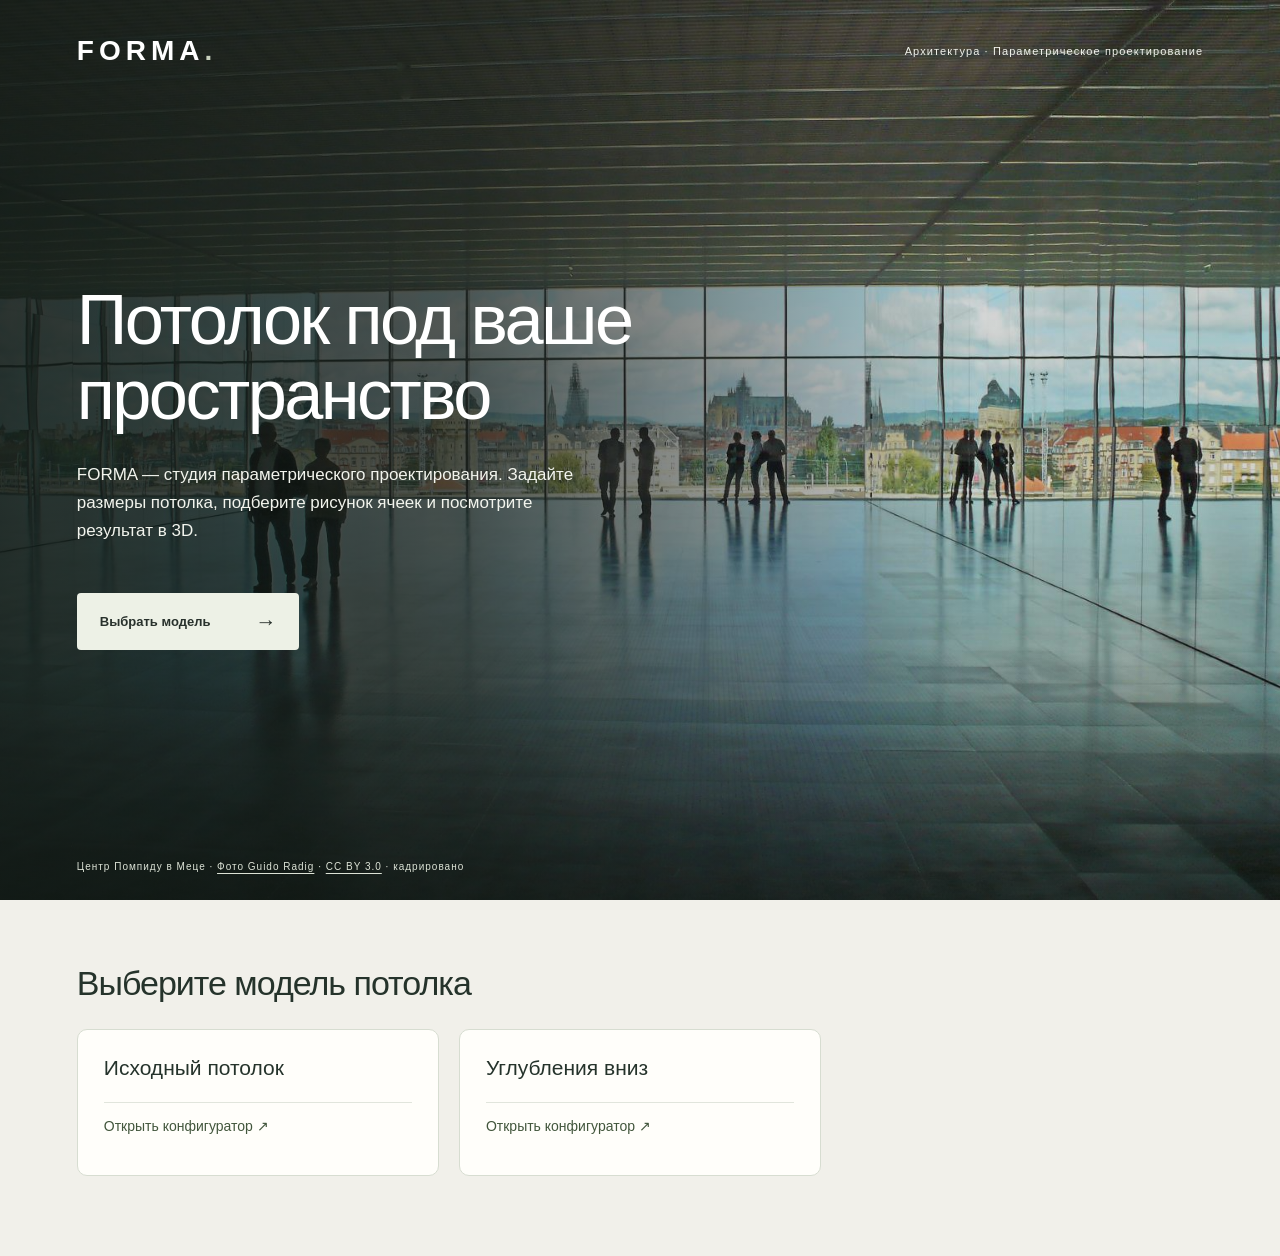
<file: index.html>
<!doctype html>
<html lang="ru">
<head>
<meta charset="utf-8">
<meta name="viewport" content="width=device-width,initial-scale=1">
<meta name="description" content="FORMA — архитектура и параметрическое проектирование. Создайте свой вариант ячеистого потолка в интерактивном конфигураторе.">
<meta name="theme-color" content="#242b27">
<title>FORMA — пространство начинается с формы</title>
<link rel="stylesheet" href="landing.css">
</head>
<body>
<main class="welcome">
<img class="interior" src="assets/ceiling-interior.jpg" alt="" fetchpriority="high">
<div class="shade" aria-hidden="true"></div>
<header class="masthead"><span class="brand">FORMA<span class="brand-dot">.</span></span><span class="discipline">Архитектура · Параметрическое проектирование</span></header>
<section class="intro" aria-labelledby="welcome-title">
<h1 id="welcome-title">Потолок под ваше пространство</h1>
<p class="about">FORMA — студия параметрического проектирования. Задайте размеры потолка, подберите рисунок ячеек и посмотрите результат в 3D.</p>
<a class="cta" href="#tools">Выбрать модель <span aria-hidden="true">→</span></a>
</section>
<footer class="caption"><div>Центр Помпиду в Меце · <a href="https://commons.wikimedia.org/wiki/File:Centre_Pompidou_in_Metz_(Frankreich)_-_Innenansicht.JPG">Фото Guido Radig</a> · <a href="https://creativecommons.org/licenses/by/3.0/">CC BY 3.0</a> · кадрировано</div></footer>
</main>
<section class="project-tools" id="tools"><div class="tools-heading"><h2>Выберите модель потолка</h2></div><div class="tools-grid"><article><h3>Исходный потолок</h3><a href="ceiling-original.html">Открыть конфигуратор ↗</a></article><article><h3>Углубления вниз</h3><a href="ceiling-recesses-down.html">Открыть конфигуратор ↗</a></article></div></section></body>
</html>
</file>
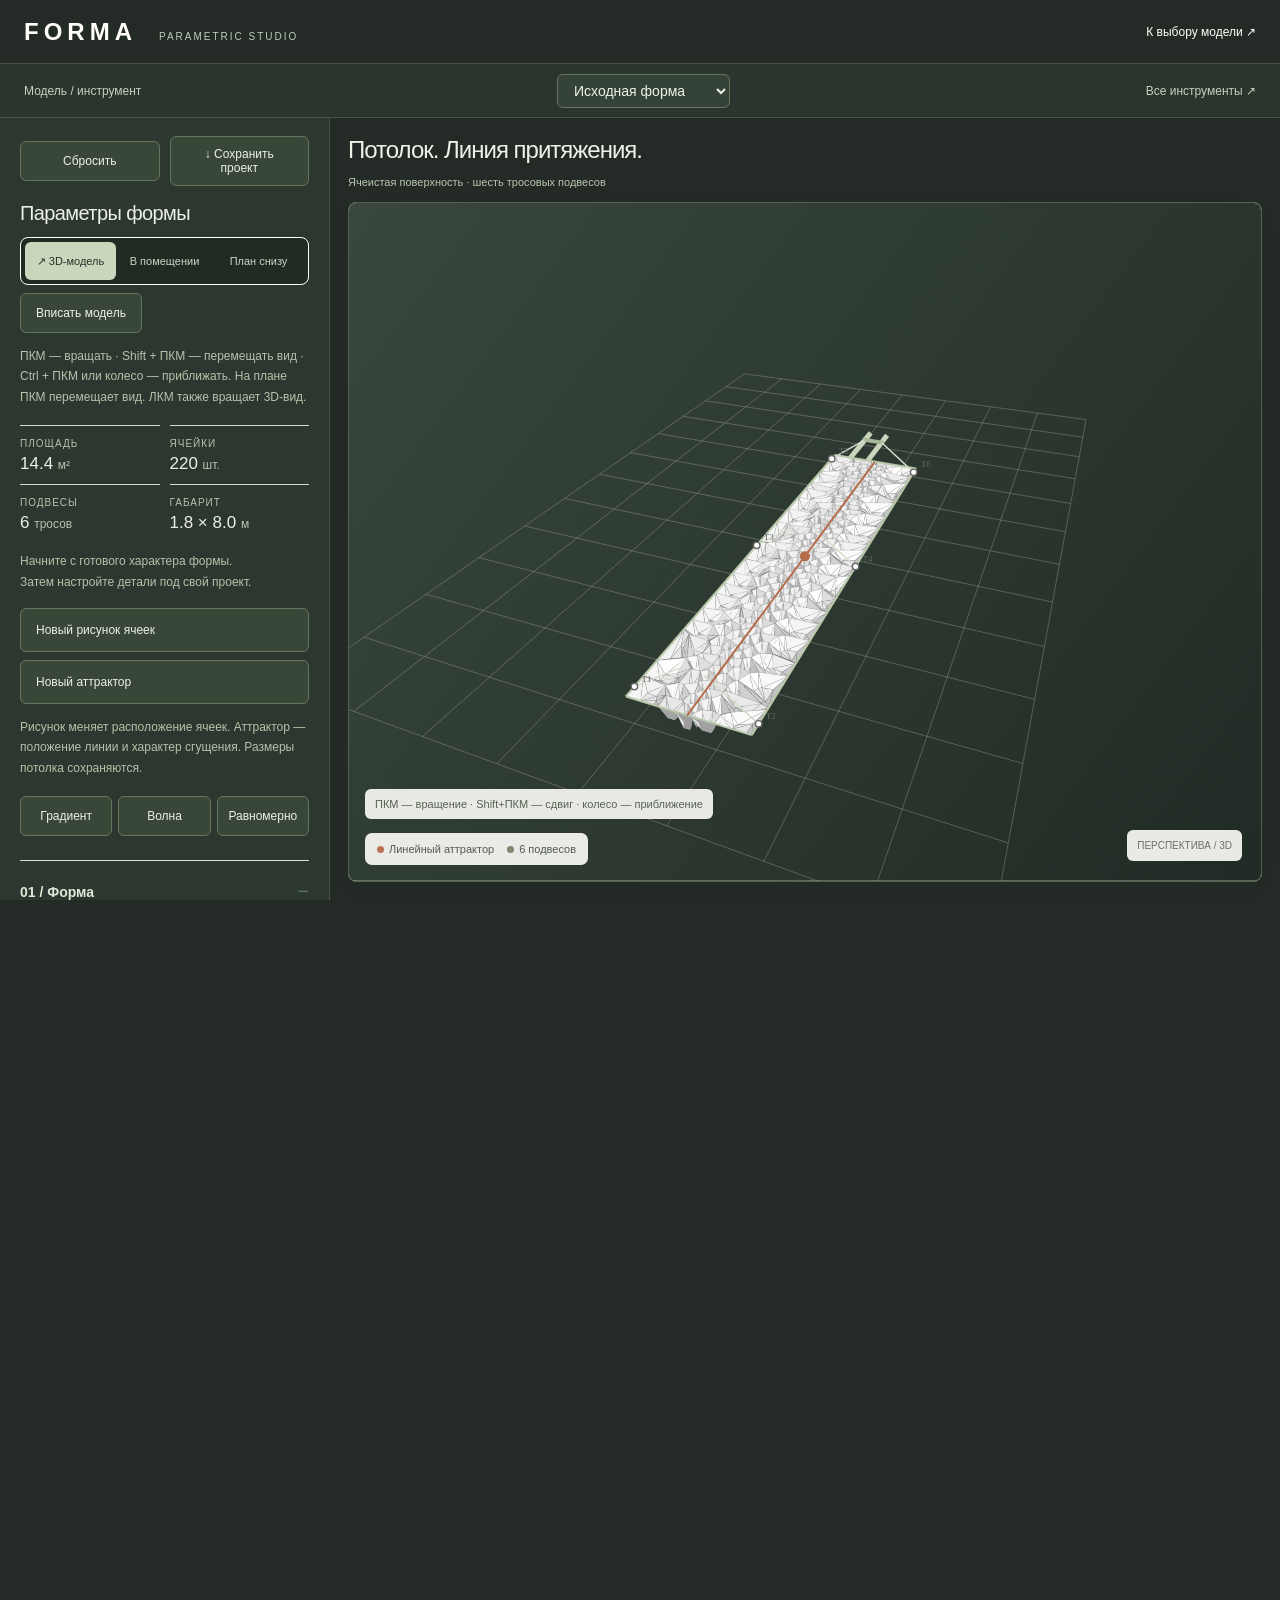
<file: ceiling-original.html>
<!doctype html>
<html lang="ru"><head><meta charset="utf-8"><meta name="viewport" content="width=device-width,initial-scale=1"><title>FORMA — параметрический потолок</title>
<style>
*{box-sizing:border-box}body{margin:0;background:#eeeae4;color:#292824;font:13px 'Segoe UI',Arial,sans-serif}button,input,select{font:inherit}button{cursor:pointer}button:focus-visible,input:focus-visible,select:focus-visible{outline:2px solid #b75e40;outline-offset:3px}header{height:74px;background:#f7f5f1;border-bottom:1px solid #d9d5ce;display:flex;align-items:center;justify-content:space-between;padding:0 30px;gap:16px}.brand{font-size:25px;font-weight:700;letter-spacing:6px}.brand span{font-size:10px;letter-spacing:2px;color:#82796e;font-weight:500;margin-left:22px}.headright{display:flex;gap:10px;align-items:center}.tag{font-size:10px;letter-spacing:1.5px;color:#82796e;margin-right:15px}.btn{border:1px solid #d6d0c7;background:transparent;color:inherit;padding:10px 15px;border-radius:5px}.btn:hover{background:#e7e0d6}.btn.dark{background:#2f332e;color:#fff;border-color:#2f332e}.layout{height:calc(100dvh - 74px);display:grid;grid-template-columns:minmax(0,1fr) 354px}.workspace{min-height:0;position:relative;display:flex;flex-direction:column;padding:24px 26px 16px;gap:17px}.topline{display:flex;justify-content:space-between;align-items:start;gap:12px}h1{font-size:24px;font-weight:500;letter-spacing:-.7px;margin:0 0 7px}.subtitle{font-size:12px;color:#80786f}.pill{padding:8px 10px;border-radius:20px;border:1px solid #d4ccbf;font-size:10px;white-space:nowrap}.pill i{display:inline-block;width:6px;height:6px;border-radius:50%;background:#809170;margin-right:6px}.stage{position:relative;flex:1;min-height:340px;background:#dbd7cf;border:1px solid #d2cdc4;border-radius:8px;overflow:hidden}.stage:after{content:'';position:absolute;inset:0;pointer-events:none;box-shadow:inset 0 0 70px #29231e0a}.toolbar{position:absolute;left:16px;top:16px;z-index:2;display:flex;gap:3px;background:#f8f5eff0;padding:4px;border-radius:6px;box-shadow:0 2px 10px #0001}.toolbar button{border:0;background:none;color:#70695e;padding:9px 13px;border-radius:4px;font-size:11px}.toolbar button.active{background:#363b34;color:white}.canvaswrap{width:100%;height:100%;position:absolute;inset:0}canvas{width:100%;height:100%;display:block;touch-action:none}.legend{position:absolute;left:20px;bottom:20px;display:flex;gap:14px;background:#f9f6f0e8;padding:10px 12px;border-radius:5px;font-size:10px;color:#615c53;pointer-events:none}.dot{display:inline-block;width:7px;height:7px;border-radius:50%;margin-right:5px}.hint{position:absolute;bottom:60px;left:20px;font-size:10px;color:#6c6359;background:#f9f6f0db;padding:7px 10px;border-radius:4px;pointer-events:none}.scale{position:absolute;right:19px;bottom:20px;color:#726b60;font-size:10px;background:#f9f6f0e8;padding:10px;border-radius:4px}.stats{display:grid;grid-template-columns:repeat(4,1fr);gap:12px}.stat{border-top:1px solid #cbc5bc;padding-top:11px}.stat small{display:block;color:#8a8176;font-size:9px;letter-spacing:1px;text-transform:uppercase}.stat b{display:block;margin-top:5px;font-size:19px;font-weight:500}.stat b span{font-size:11px;color:#80766c}.sidebar{overflow:auto;background:#f8f6f2;border-left:1px solid #d4cfc6;padding:24px 23px 30px;scrollbar-width:thin}.eyebrow{font-size:9px;letter-spacing:2px;color:#a2907a;margin-bottom:8px}.sidebar h2{font-weight:500;font-size:20px;margin:0 0 5px}.intro{color:#8a8177;font-size:11px;line-height:1.6;margin:0 0 20px}.section{border-top:1px solid #ded8ce;padding:19px 0 0;margin-top:19px}.sectiontitle{display:flex;justify-content:space-between;font-size:12px;font-weight:600;margin-bottom:17px}.sectiontitle span{font-size:10px;color:#968a79;font-weight:400}.control{margin:0 0 16px}.control label{display:flex;justify-content:space-between;align-items:center;gap:12px;font-size:11px;color:#665e54;margin-bottom:9px}.value{font-variant-numeric:tabular-nums;color:#3b3831;background:#eee9e0;padding:3px 7px;border-radius:3px;min-width:48px;text-align:right;font-size:10px}input[type=range]{width:100%;height:3px;display:block;accent-color:#8e9b7f;cursor:pointer;margin:11px 0 6px}.rangeends{display:flex;justify-content:space-between;color:#aca294;font-size:9px;margin-top:7px}.attractor{padding:13px 13px 1px;border:1px solid #d9d0c2;background:#f1ece3;border-radius:6px;margin-bottom:12px}.attractor.selected{border-color:var(--color);box-shadow:inset 3px 0 var(--color)}.attractorhead{display:flex;justify-content:space-between;align-items:center;margin-bottom:16px}.attractorhead button{border:0;padding:0;background:none;font-size:11px;font-weight:600;color:#484138}.attractor input{accent-color:var(--color)}.attractor .value{background:#e6dfd3}.switchlabel{display:flex;justify-content:space-between;align-items:center;font-size:11px;margin:14px 0;color:#6c6358}.switchlabel input{accent-color:#8b977b;width:16px;height:16px}.smallnote{color:#998c7b;font-size:10px;line-height:1.6;margin-top:13px}.presets{display:flex;gap:5px;margin:14px 0}.presets button{font-size:10px;padding:8px 9px;flex:1}.toast{position:fixed;bottom:22px;left:50%;transform:translateX(-50%);background:#30372d;color:#fff;padding:13px 22px;border-radius:6px;z-index:10;display:none}.colours{display:flex;gap:8px}.swatch{border:2px solid transparent;border-radius:50%;width:24px;height:24px;box-shadow:0 0 0 1px #d4cabc}.swatch.active{border-color:#fff;box-shadow:0 0 0 2px #8f9b7e}.caption{font-size:9px;letter-spacing:1px;color:#9c9080;text-transform:uppercase}.upload{position:absolute;right:16px;top:16px;z-index:2;background:#f8f5eff0;padding:10px 12px;border-radius:5px;font-size:10px;cursor:pointer}.upload input{display:none}@media(max-width:1000px){.layout{grid-template-columns:minmax(0,1fr) 306px}.workspace{padding:20px 16px}.sidebar{padding:22px 18px}.brand span,.tag{display:none}.topline{display:block}.pill{display:none}h1{font-size:21px}.toolbar button{padding:9px}.upload{top:63px}.stats{gap:8px}}@media(max-width:700px){header{height:65px;padding:0 16px}.brand{font-size:21px}.headright .btn{font-size:10px;padding:9px}.layout{height:auto;display:flex;flex-direction:column}.workspace{height:78dvh;min-height:570px}.sidebar{border-left:0;border-top:1px solid #d4cfc6;overflow:visible}.stage{min-height:330px}.legend{gap:8px;font-size:9px;bottom:14px;left:12px}.hint{left:12px}.stat b{font-size:16px}.scale{display:none}}
.pages{display:flex;gap:8px;padding:10px 26px;background:#f7f5f1;border-bottom:1px solid #d9d5ce;flex-wrap:wrap}.pages a{color:#746b5e;text-decoration:none;padding:7px 11px;border-radius:4px;font-size:11px}.pages a[aria-current=page]{background:#363b34;color:#fff}.layout{height:calc(100dvh - 127px)}.paperpick{width:100%;padding:8px;border:1px solid #d5ccbd;background:#fff;border-radius:4px;margin:8px 0}.clearance{color:#895a42;font-size:11px;line-height:1.5}@media(max-width:700px){.layout{height:auto}.pages{padding:8px 12px;gap:1px}.pages a{font-size:10px;padding:8px}}</style><link rel="stylesheet" href="studio.css"><style>.variant-actions{display:grid;grid-template-columns:1fr;gap:8px;margin-top:16px}.variant-actions .btn{text-align:left;min-height:44px}</style><link rel="stylesheet" href="interface.css"><script defer src="interface.js"></script><link rel="stylesheet" href="focused-workspace.css"></head><body class="focused-workspace">
<header><div class="brand">FORMA<span>PARAMETRIC STUDIO</span></div><a class="back-home" href="index.html">К выбору модели ↗</a></header>
<main class="layout"><section class="workspace"><div class="topline"><div><div class="eyebrow">АРХИТЕКТУРА, УПРАВЛЯЕМАЯ ПОЛЕМ</div><h1>Потолок. Линия притяжения.</h1><div class="subtitle">Ячеистая поверхность · шесть тросовых подвесов</div></div><div class="pill"><i></i>Параметрическая модель</div></div>
<div class="stage" id="stage"><div class="canvaswrap"><canvas id="canvas" aria-label="Интерактивная модель параметрического потолка"></canvas></div><div class="hint" id="hint">ПКМ — вращение · Shift+ПКМ — сдвиг · колесо — приближение</div><div class="legend"><span><i class="dot" style="background:#bc7255"></i>Линейный аттрактор</span><span><i class="dot" style="background:#85836e"></i>6 подвесов</span></div><div class="scale" id="viewlabel">ПЕРСПЕКТИВА / 3D</div></div>
</section>
<aside class="sidebar"><div class="eyebrow">КОНФИГУРАТОР</div><div class="headright"><span class="tag">CEILING STUDY / 01</span><button class="btn" id="reset">Сбросить</button><button class="btn dark" id="save">↓ Сохранить проект</button></div><h2>Параметры формы</h2><div class="toolbar" role="group" aria-label="Вид модели"><button data-view="model" class="active">↗ 3D-модель</button><button data-view="photo">В помещении</button><button data-view="plan">План снизу</button></div><button class="btn" id="camera-reset" type="button">Вписать модель</button><p class="smallnote">ПКМ — вращать · Shift + ПКМ — перемещать вид · Ctrl + ПКМ или колесо — приближать. На плане ПКМ перемещает вид. ЛКМ также вращает 3D-вид.</p><div class="stats"><div class="stat"><small>Площадь</small><b id="area"></b></div><div class="stat"><small>Ячейки</small><b id="cells"></b></div><div class="stat"><small>Подвесы</small><b>6 <span>тросов</span></b></div><div class="stat"><small>Габарит</small><b id="dims"></b></div></div><p class="intro">Начните с готового характера формы.<br>Затем настройте детали под свой проект.</p><div class="variant-actions" role="group" aria-label="Новые варианты"><button class="btn" id="generate-pattern">Новый рисунок ячеек</button><button class="btn" id="generate-attractor">Новый аттрактор</button></div><p class="smallnote">Рисунок меняет расположение ячеек. Аттрактор — положение линии и характер сгущения. Размеры потолка сохраняются.</p><div class="presets"><button class="btn" data-preset="flow">Поток</button><button class="btn" data-preset="islands">Острова</button><button class="btn" data-preset="calm">Спокойствие</button></div>
<details class="section" open><summary>01 / Форма</summary><div class="section-body"><div id="geometry"></div><p id="quality-status" class="smallnote" role="status"></p><p class="smallnote">Плотная адаптивная раскладка работает для 3 и 4 граней: ячейки уменьшаются к аттрактору и соединяются сторонами, в том числе по схеме «одна крупная — несколько мелких». Контраст размера задаёт сгущение. Для 5–12 граней сохраняются правильные формы, но между ними остаются промежутки. Волна меняет отметку целой вставки.</p></div></details><details class="section" open><summary>02 / Аттрактор</summary><div class="section-body"><p class="intro">Прямая проходит через всю длину потолка. К линии ячейки постепенно уменьшаются. Каждое правило можно включить отдельно.</p><div id="attractors"></div><label class="switchlabel">Показать линию и зону влияния<input type="checkbox" id="markers" checked></label></div></details><details class="section"><summary>03 / Подвесы</summary><div class="section-body"><div id="suspension"></div><label class="switchlabel">Каркас и шесть тросов<input type="checkbox" id="cables" checked></label><p class="smallnote">Три пары тросов соединяют несущую раму с металлическим лотком над потолком. Размеры помещения приняты условно; вид на фото — концептуальная примерка. Несущая способность лотка и узлы крепления требуют проверки.</p></div></details><details class="section"><summary>04 / Свет и тени</summary><div class="section-body"><p class="intro">Матовая белая поверхность. Освещение подчёркивает складки без цветной подсветки.</p><div id="lighting"></div></div></details><details class="section" hidden><summary>05 / Бумажный модуль</summary><div class="section-body"><label for="paper-cell">Номер ячейки</label><select class="paperpick" id="paper-cell"></select><button class="btn" id="paper-open" style="width:100%">Открыть ячейку и развёртку ↗</button><p class="smallnote">Передаётся форма выбранной ячейки и её размеры. При включённой волне бумажный модуль строится с плоским ободом.</p></div></details><section class="export-panel" aria-label="Файлы проекта"><h3>Сохранить результат</h3><button class="btn" id="png" style="width:100%;margin:8px 0">↓ Снимок PNG</button><button class="btn" id="obj" style="width:100%">↓ Геометрия OBJ</button><button type="button" class="btn" id="stl">↓ Скачать STL</button><p class="smallnote">STL в миллиметрах. Экспорт следует текущим настройкам. Для печати проверьте масштаб и расположение деталей в слайсере.</p><p class="smallnote">Проект сохраняется автоматически в этом браузере. JSON можно загрузить на другом устройстве.</p><label class="upload">↥ Загрузить проект<input type="file" id="load" accept="application/json,.json"></label></section></aside></main><div id="toast" class="toast" role="status"></div>
<script src="cell-layout.js"></script><script src="rhino-camera.js"></script><script>
'use strict';
const PHOTO='[data-uri]';
const defaults={adaptiveVersion:1,regular:false,sides:4,frameThickness:1.5,gap:1.2,frame:false,inserts:true,patternSeed:17431,width:1.8,length:8,depth:.32,count:220,opening:.40,drop:.55,markers:true,cables:true,lineOffset:0,lineTilt:0,falloff:1.3,density:7,depthGain:.7,waveAmplitude:.12,wavePeriod:2.5,openingGain:.5,shadowStrength:.65,shadowSoftness:.45,lightDirection:135,lightElevation:45,rules:{density:true,depth:true,wave:false,opening:false}};
let state=structuredClone(defaults);
const canvas=document.querySelector('canvas'),ctx=canvas.getContext('2d'),stage=document.querySelector('#stage'),photo=new Image();photo.src=PHOTO;photo.onload=()=>draw();
let cameraFit={s:1,x:0,y:0};let W=1,H=1,dpr=1,view='model',selected=0,angle=-.38,tilt=.55,zoom=1,polygons=[],faces=[],markerPositions=[],photoRect,drag=null,pending=false;
const specs={sides:['Число граней правильной ячейки',3,12,1,''],gap:['Минимальный зазор между вставками',.6,12,.1,'мм'],frameThickness:['Толщина каркаса',.8,6,.1,'мм'],width:['Ширина',1,2.4,.05,'м'],length:['Длина',4,10,.1,'м'],depth:['Глубина складки',.08,.65,.01,'м'],count:['Количество ячеек',60,320,1,''],opening:['Размер световой ячейки',.15,.7,.01,''],drop:['Длина подвеса',.25,1.1,.01,'м'],lineOffset:['Смещение линии',-.8,.8,.01,'доли полуширины'],lineTilt:['Наклон линии',-.8,.8,.01,''],falloff:['Плавность перехода',.4,3,.05,''],density:['Контраст размера',1,15,.25,''],depthGain:['Усиление глубины',0,1,.01,''],waveAmplitude:['Высота волны',0,.35,.01,'м'],wavePeriod:['Период волны',.8,5,.1,'м'],openingGain:['Сужение отверстий',0,.8,.01,''],shadowStrength:['Сила теней',0,1,.01,''],shadowSoftness:['Мягкость теней',0,1,.01,''],lightDirection:['Направление света',0,360,1,'°'],lightElevation:['Высота света',10,85,1,'°']};
function control(key,target,obj=state,min,max,step,label,unit){const s=specs[key]||[label,min,max,step,unit||''];const div=document.createElement('div');div.className='control';const id='ctl-'+target+'-'+key;div.innerHTML=`<label for="${id}">${s[0]}<output class="value"></output></label><input id="${id}" type="range" min="${s[1]}" max="${s[2]}" step="${s[3]}"><div class="rangeends"><span>${s[1]}${s[4]?' '+s[4]:''}</span><span>${s[2]}${s[4]?' '+s[4]:''}</span></div>`;const input=div.querySelector('input'),out=div.querySelector('output');input.value=obj[key];function output(){out.textContent=(Number(obj[key]).toFixed(s[3]>=1?0:2))+(s[4]?' '+s[4]:'')}output();input.oninput=()=>{obj[key]=+input.value;output();schedule()};document.getElementById(target).append(div)}
function ui(){['geometry','attractors','suspension','lighting'].forEach(id=>document.getElementById(id).replaceChildren());['width','length','depth','count','opening','gap','sides','frameThickness'].forEach(k=>control(k,'geometry'));
for(const [key,label] of [['regular','Равносторонние ячейки'],['frame','Показать посадочный каркас'],['inserts','Показать вставки']]){
 const row=document.createElement('label');row.className='switchlabel';row.textContent=label;
 const toggle=document.createElement('input');toggle.type='checkbox';toggle.checked=state[key];toggle.setAttribute('aria-label',label);
 toggle.onchange=()=>{state[key]=toggle.checked;if(key==='regular'&&toggle.checked&&![3,4].includes(state.sides))state.sides=4;ui();schedule()};row.append(toggle);document.getElementById('geometry').append(row);
}
document.getElementById('ctl-geometry-sides').disabled=!state.regular;
control('drop','suspension');['shadowStrength','shadowSoftness','lightDirection','lightElevation'].forEach(k=>control(k,'lighting'));['lineOffset','lineTilt','falloff'].forEach(k=>control(k,'attractors'));
const rules=[['density','Уменьшение ячеек к линии',['density'],'Плавное сгущение от обоих краёв к прямой.'],['depth','Глубже к аттрактору',['depthGain'],'Глубина складки нарастает к линии.'],['wave','Продольная волна',['waveAmplitude','wavePeriod'],'Непрерывная волна по длине, плавно исчезающая у краёв.'],['opening','Меньше отверстия у линии',['openingGain'],'Световые отверстия сужаются к аттрактору.']];
for(const [key,label,params,note] of rules){const el=document.createElement('div');el.className='attractor'+(state.rules[key]?' selected':'');el.style.setProperty('--color','#a37258');el.id='rule-'+key;el.innerHTML='<label class="switchlabel">'+label+'<input type="checkbox" aria-label="'+label+'" '+(state.rules[key]?'checked':'')+'></label><p class="smallnote">'+note+'</p>';document.getElementById('attractors').append(el);el.querySelector('input').onchange=e=>{state.rules[key]=e.target.checked;ui();schedule()};params.forEach(k=>control(k,el.id));el.querySelectorAll('input[type=range]').forEach(input=>input.disabled=!state.rules[key])}
['markers','cables'].forEach(k=>document.getElementById(k).checked=state[k]);}
function validate(v){const n=structuredClone(defaults);if(v.regular&&v.adaptiveVersion!==1)v={...v,sides:4};if(Number.isFinite(v.gap)&&v.gap<.1)v={...v,gap:defaults.gap};for(const k in specs)if(Number.isFinite(v[k]))n[k]=Math.max(specs[k][1],Math.min(specs[k][2],v[k]));n.count=Math.round(n.count);n.sides=Math.round(n.sides);if(Number.isInteger(v.patternSeed)&&v.patternSeed>=1&&v.patternSeed<=2147483647)n.patternSeed=v.patternSeed;for(const k of ['markers','cables','regular','frame','inserts'])if(typeof v[k]==='boolean')n[k]=v[k];if(v.rules&&typeof v.rules==='object')for(const k in n.rules)if(typeof v.rules[k]==='boolean')n.rules[k]=v.rules[k];return n;}

function persist(){try{localStorage.setItem('forma-ceiling-v2',JSON.stringify(state))}catch{}}
function schedule(){persist();if(pending)return;pending=true;requestAnimationFrame(()=>{pending=false;build();draw()})}
function rng(seed){return()=>{seed|=0;seed=seed+0x6D2B79F5|0;let t=Math.imul(seed^seed>>>15,1|seed);t=t+Math.imul(t^t>>>7,61|t)^t;return((t^t>>>14)>>>0)/4294967296}}
function lineX(z){const half=state.width/2;return half*(state.lineOffset+state.lineTilt*(1-Math.abs(state.lineOffset))*2*z/state.length)}
function field(x,z){const center=lineX(z),edge=x<center?state.width/2+center:state.width/2-center;return Math.pow(Math.max(0,1-Math.abs(x-center)/Math.max(.01,edge)),state.falloff)}
function surfaceY(x,z){const wave=state.rules.wave?state.waveAmplitude*Math.sin(2*Math.PI*z/state.wavePeriod)*Math.sin(Math.PI*(z/state.length+.5))*Math.max(0,1-(2*x/state.width)**2):0;return 3.5-state.drop-wave}

function clip(poly,nx,nz,c){const out=[];for(let k=0;k<poly.length;k++){const a=poly[k],b=poly[(k+1)%poly.length],da=a[0]*nx+a[1]*nz-c,db=b[0]*nx+b[1]*nz-c;if(da<=1e-9)out.push(a);if((da<0)!==(db<0)){const t=da/(da-db);out.push([a[0]+t*(b[0]-a[0]),a[1]+t*(b[1]-a[1])])}}return out}
function build(){const rand=rng(state.patternSeed),pts=[],w=state.width,l=state.length;for(let i=0;i<state.count;i++){let best=null,score=-1;for(let j=0;j<20;j++){let p=[(rand()-.5)*w,(rand()-.5)*l];let distance=pts.length?Math.min(...pts.map(q=>(p[0]-q[0])**2+(p[1]-q[1])**2)):1;let merit=distance*(state.rules.density?1+(state.density*state.density-1)*field(...p)**2:1);if(merit>score){score=merit;best=p}}pts.push(best)}polygons=pts.map((p,i)=>{let poly=[[-w/2,-l/2],[w/2,-l/2],[w/2,l/2],[-w/2,l/2]];for(let j=0;j<pts.length&&poly.length;j++)if(i!==j){const q=pts[j];poly=clip(poly,q[0]-p[0],q[1]-p[1],(q[0]**2+q[1]**2-p[0]**2-p[1]**2)/2)}return{p,poly,f:field(...p)}});polygons=CellLayout.prepare(polygons,{gap:state.gap/1000,regular:state.regular,sides:state.sides,field,width:state.width,length:state.length,count:state.count,density:state.rules.density?state.density:1});faces=[];const y=3.5-state.drop;polygons.forEach((c,idx)=>{const influence=c.f,d=state.depth*(state.rules.depth?1-state.depthGain+state.depthGain*influence:1),opening=Math.min(.65,state.opening*(state.rules.opening?1-state.openingGain*influence:1)),outer=c.poly.map(p=>[p[0],surfaceY(...c.p),p[1]]),inner=c.poly.map(p=>{const x=c.p[0]+(p[0]-c.p[0])*opening,z=c.p[1]+(p[1]-c.p[1])*opening;return[x,surfaceY(...c.p)-d,z]});for(let i=0;i<outer.length;i++)faces.push({v:[outer[i],outer[(i+1)%outer.length],inner[(i+1)%outer.length],inner[i]],shade:(i%3)*9+(idx%7)*1.5,kind:0,f:influence});faces.push({v:inner,shade:0,kind:1,f:influence})});const picker=document.getElementById('paper-cell'),previous=picker.value;picker.innerHTML=polygons.map((c,i)=>'<option value="'+i+'">Ячейка '+(i+1)+' · '+c.poly.length+' граней</option>').join('');picker.value=previous&&+previous<polygons.length?previous:String(Math.floor(polygons.length/2));document.getElementById('quality-status').textContent='Построено '+polygons.length+' из '+state.count+' ячеек. В плотной раскладке размещаются только целые модули; узкие элементы исключаются. Доля внутреннего контура ограничена 65% для сохранения ширины граней.';document.getElementById('area').innerHTML=(w*l).toFixed(1)+' <span>м²</span>';document.getElementById('cells').innerHTML=polygons.length+' <span>шт.</span>';document.getElementById('dims').innerHTML=w.toFixed(1)+' × '+l.toFixed(1)+' <span>м</span>'}
const camera=new RhinoCamera();
camera.reset(state);
function projection(p){
  if(view==='photo'){const [x,y,z]=p,depth=z+state.length/2+2.65;return[photoRect.x+photoRect.w*(.48+(x+.36)/depth),photoRect.y+photoRect.h*(.65-(y-1.6)/depth),depth];}
  return camera.project(p,W,H,view==='plan');
}
function path(v){const pts=view==='model'?camera.clip(v).map(p=>camera.screen(p,W,H)):v.map(projection);ctx.beginPath();pts.forEach((p,i)=>i?ctx.lineTo(p[0],p[1]):ctx.moveTo(p[0],p[1]));ctx.closePath();return pts}
function line(a,b,color,width=1,dashed=false){
let p,q;
if(view==='model'){
 let ca=camera.space(a),cb=camera.space(b);
 if(ca[2]<camera.near&&cb[2]<camera.near)return;
 if(ca[2]<camera.near){const t=(camera.near-ca[2])/(cb[2]-ca[2]);ca=ca.map((v,i)=>v+t*(cb[i]-v));}
 if(cb[2]<camera.near){const t=(camera.near-cb[2])/(ca[2]-cb[2]);cb=cb.map((v,i)=>v+t*(ca[i]-v));}
 p=camera.screen(ca,W,H);q=camera.screen(cb,W,H);
}else{p=projection(a);q=projection(b);}ctx.beginPath();ctx.moveTo(p[0],p[1]);ctx.lineTo(q[0],q[1]);ctx.strokeStyle=color;ctx.lineWidth=width;ctx.setLineDash(dashed?[3,4]:[]);ctx.stroke();ctx.setLineDash([])}
function draw(){ctx.setTransform(dpr,0,0,dpr,0,0);ctx.clearRect(0,0,W,H);if(view==='photo'){ctx.fillStyle='#33342f';ctx.fillRect(0,0,W,H);const h=H,w=h*.75;photoRect={x:(W-w)/2,y:0,w,h};if(photo.complete&&photo.naturalWidth)ctx.drawImage(photo,photoRect.x,0,w,h)}else{const g=ctx.createLinearGradient(0,0,W,H);g.addColorStop(0,'#39473d');g.addColorStop(1,'#202b25');ctx.fillStyle=g;ctx.fillRect(0,0,W,H);if(view==='model'){ctx.strokeStyle='#bdb7ab44';ctx.lineWidth=1;for(let i=-6;i<=6;i++)line([-4,3.75,i],[4,3.75,i],'#bdb7ab55');for(let i=-4;i<=4;i++)line([i,3.75,-6],[i,3.75,6],'#bdb7ab55')}}const w=state.width/2,l=state.length/2,y=3.5-state.drop;
if(state.cables){for(const x of [-.18,.18])line([x,3.5,-l-.2],[x,3.5,l+.2],'#c9d5bd',view==='plan'?2:5);for(const z of [-l+.2,0,l-.2])line([-.23,3.5,z],[.23,3.5,z],'#a5b899',4)}

const visibleFaces=state.inserts?faces.slice():[];
if(state.frame)for(const c of polygons)for(const v of CellLayout.frame(c,surfaceY,state.frameThickness/1000))visibleFaces.push({v,kind:2});
const triangles=visibleFaces.flatMap(f=>Array.from({length:f.v.length-2},(_,i)=>({...f,v:[f.v[0],f.v[i+1],f.v[i+2]]})));
const ordered=triangles.map(f=>({...f,z:f.v.reduce((s,p)=>s+projection(p)[2],0)/f.v.length})).sort((a,b)=>b.z-a.z);
const az=state.lightDirection*Math.PI/180,el=state.lightElevation*Math.PI/180,L=[Math.cos(az)*Math.cos(el),-Math.sin(el),Math.sin(az)*Math.cos(el)];
for(const f of ordered){path(f.v);const a=f.v[0],b=f.v[1],c=f.v[2];if(!c)continue;const u=b.map((v,i)=>v-a[i]),v=c.map((v,i)=>v-a[i]);let n=[u[1]*v[2]-u[2]*v[1],u[2]*v[0]-u[0]*v[2],u[0]*v[1]-u[1]*v[0]];if(n[1]>0)n=n.map(v=>-v);const len=Math.hypot(...n)||1,dot=n.reduce((s,v,i)=>s+v/len*L[i],0),soft=state.shadowSoftness,lit=Math.max(0,(dot+soft)/(1+soft)),occlusion=f.kind?.16*(1-soft):0,shade=Math.round(255-state.shadowStrength*(155*(1-lit)+65*occlusion));ctx.fillStyle=f.kind===2?'#73846b':'rgb('+shade+','+shade+','+shade+')';ctx.fill();ctx.strokeStyle='rgba(50,50,50,'+(.035+state.shadowStrength*.12)+')';ctx.lineWidth=view==='photo'?.4:.55;if(f.kind!==2)ctx.stroke();}

if(state.cables){const corners=[[-w,y,-l],[w,y,-l],[w,y,l],[-w,y,l]];for(let i=0;i<4;i++)line(corners[i],corners[(i+1)%4],'#b9c8aa',2);let n=1;for(const z of [-l+.2,0,l-.2])for(const x of [-w,w]){const upper=[Math.sign(x)*.18,3.5,z],lower=[x,y,z];line(upper,lower,'#d3ddca',1.4);const p=projection(lower);ctx.fillStyle='#ffffff';ctx.strokeStyle='#666666';ctx.beginPath();ctx.arc(p[0],p[1],3.2,0,Math.PI*2);ctx.fill();ctx.stroke();if(view!=='photo'){ctx.font='9px Segoe UI';ctx.fillStyle='#666666';ctx.fillText('T'+n,p[0]+7,p[1]-5)}n++}}
markerPositions=[];if(state.markers){const col='#b46c4b';for(const side of [-1,0,1]){const points=[];for(let i=0;i<=80;i++){const z=-l+2*l*i/80,c=lineX(z),edge=side<0?-w:w,x=side===0?c:c+(edge-c)*.5;points.push([x,surfaceY(x,z)-.01,z])}ctx.beginPath();points.forEach((v,i)=>{const p=projection(v);i?ctx.lineTo(p[0],p[1]):ctx.moveTo(p[0],p[1])});ctx.strokeStyle=side?col+'55':col;ctx.lineWidth=side?1:2;ctx.setLineDash(side?[4,5]:[]);ctx.stroke();ctx.setLineDash([])}const x=lineX(0),p=projection([x,surfaceY(x,0)-.01,0]);markerPositions.push({i:0,p});ctx.fillStyle=col;ctx.beginPath();ctx.arc(p[0],p[1],5,0,Math.PI*2);ctx.fill();}}

new ResizeObserver(()=>{const r=canvas.getBoundingClientRect();W=r.width;H=r.height;dpr=Math.min(devicePixelRatio||1,2);canvas.width=Math.round(W*dpr);canvas.height=Math.round(H*dpr);draw()}).observe(stage);
document.querySelectorAll('[data-view]').forEach(b=>b.onclick=()=>{view=b.dataset.view;document.querySelectorAll('[data-view]').forEach(c=>c.classList.toggle('active',c===b));document.getElementById('viewlabel').textContent={model:'ПЕРСПЕКТИВА / 3D',photo:'ФОТО / КОНЦЕПТ',plan:'ОРТОГОНАЛЬНЫЙ ПЛАН'}[view];document.getElementById('hint').textContent={model:'ПКМ — вращение · Shift+ПКМ — сдвиг · колесо — приближение',plan:'ЛКМ — аттрактор · ПКМ — сдвиг · колесо — приближение',photo:'Примерка на ваше фото · точное размещение требует обмеров'}[view];draw()});

canvas.oncontextmenu=e=>e.preventDefault();
canvas.onpointerdown=e=>{
  if(view==='photo')return;
  const r=canvas.getBoundingClientRect(),x=e.clientX-r.left,y=e.clientY-r.top;
  const hit=e.button===0&&view==='plan'&&markerPositions.find(m=>Math.hypot(m.p[0]-x,m.p[1]-y)<25);
  const mode=hit?'attractor':e.button===1||e.shiftKey?'pan':e.ctrlKey?'dolly':view==='model'?'orbit':'pan';
  drag={x,y,mode};canvas.setPointerCapture(e.pointerId);canvas.style.cursor='grabbing';e.preventDefault();
};
canvas.onpointermove=e=>{
  if(!drag)return;
  const r=canvas.getBoundingClientRect(),x=e.clientX-r.left,y=e.clientY-r.top,dx=x-drag.x,dy=y-drag.y;
  if(drag.mode==='attractor'){
    const worldX=camera.target[0]+(x-W/2)*camera.distance/camera.focal(H);
    state.lineOffset=Math.max(-.8,Math.min(.8,worldX/(state.width/2)));ui();schedule();
  }else if(drag.mode==='pan')camera.pan(dx,dy,H,view==='plan');
  else if(drag.mode==='dolly')camera.dolly(dy*.012);
  else camera.orbit(dx,dy);
  drag.x=x;drag.y=y;draw();
};
canvas.onpointerup=canvas.onpointercancel=canvas.onlostpointercapture=()=>{drag=null;canvas.style.cursor='grab'};
canvas.onwheel=e=>{
  if(view==='photo')return;
  e.preventDefault();
  camera.dolly(e.deltaY*(e.deltaMode===1?.025:e.deltaMode===2?.7:.0015));draw();
};

['markers','cables'].forEach(k=>document.getElementById(k).onchange=e=>{state[k]=e.target.checked;persist();draw()});
function toast(t){const el=document.getElementById('toast');el.textContent=t;el.style.display='block';clearTimeout(toast.timer);toast.timer=setTimeout(()=>el.style.display='none',2800)}
function download(blob,name){const url=URL.createObjectURL(blob),a=document.createElement('a');a.href=url;a.download=name;a.click();setTimeout(()=>URL.revokeObjectURL(url),1000)}
document.getElementById('save').onclick=()=>{download(new Blob([JSON.stringify({...state,format:'forma-ceiling',version:2},null,2)],{type:'application/json'}),'forma-ceiling.json');toast('Проект сохранён в JSON')};
document.getElementById('load').onchange=async e=>{const f=e.target.files[0];if(!f)return;try{const v=JSON.parse(await f.text());if(v.format!=='forma-ceiling'||(v.version!==1&&v.version!==2))throw Error();state=validate(v);ui();schedule();toast('Проект загружен')}catch{toast('Не удалось прочитать проект FORMA')}e.target.value=''};
document.getElementById('reset').onclick=()=>{state=structuredClone(defaults);selected=0;zoom=1;angle=-.38;tilt=.55;camera.reset(state);ui();schedule();toast('Исходные параметры восстановлены')};
document.getElementById('png').onclick=()=>{canvas.toBlob(b=>{if(b)download(b,'forma-ceiling.png')})};
document.getElementById('obj').onclick=()=>{let out='# FORMA ceiling; units: metres; Y up\n',n=1;for(const f of (state.inserts?faces:[]).concat(state.frame?polygons.flatMap(c=>CellLayout.frame(c,surfaceY,state.frameThickness/1000).map(v=>({v,kind:2}))):[])){out+='g '+(f.kind?'light':'fold')+'\n';for(const v of f.v)out+='v '+v.map(x=>x.toFixed(5)).join(' ')+'\n';out+='f '+f.v.map((_,i)=>n+i).join(' ')+'\n';n+=f.v.length}const w=state.width/2,l=state.length/2,y=3.5-state.drop;out+='g suspension_lines\n';for(const z of [-l+.2,0,l-.2])for(const x of [-w,w]){out+=`v ${Math.sign(x)*.18} 3.5 ${z}\nv ${x} ${y} ${z}\nl ${n} ${n+1}\n`;n+=2}download(new Blob([out],{type:'text/plain'}),'forma-ceiling.obj');toast('Ячейки и 6 тросов экспортированы в OBJ')};
document.querySelectorAll('[data-preset]').forEach(b=>{b.textContent={flow:'Градиент',islands:'Волна',calm:'Равномерно'}[b.dataset.preset];b.onclick=()=>{state=structuredClone(defaults);if(b.dataset.preset==='islands'){state.rules.wave=true;state.waveAmplitude=.22;state.lineTilt=.35}else if(b.dataset.preset==='calm'){state.rules.density=false;state.rules.depth=false;state.depth=.18}ui();schedule();toast('Пресет применён')}});

function generatePattern(){state.patternSeed=state.patternSeed%2147483646+1;ui();schedule();toast('Новый рисунок ячеек · размеры сохранены')}
function generateAttractor(){const sign=state.lineOffset>=0?-1:1;state.lineOffset=sign*(.25+Math.round(Math.random()*35)/100);state.lineTilt=Math.round((Math.random()*1.2-.6)*100)/100;state.falloff=.7+Math.round(Math.random()*26)*.05;state.density=4+Math.round(Math.random()*24)*.25;state.rules.density=true;state.markers=true;ui();schedule();toast('Новый аттрактор · сгущение включено')}
document.getElementById('generate-pattern').onclick=generatePattern;
document.getElementById('generate-attractor').onclick=generateAttractor;
try{const saved=JSON.parse(localStorage.getItem('forma-ceiling-v2'));if(saved)state=validate(saved)}catch{};document.getElementById('paper-open').onclick=()=>{const index=+document.getElementById('paper-cell').value,c=polygons[index],influence=c.f,d=state.depth*(state.rules.depth?1-state.depthGain+state.depthGain*influence:1),opening=Math.min(.65,state.opening*(state.rules.opening?1-state.openingGain*influence:1));const payload={format:'forma-cell',id:index+1,poly:c.poly,center:c.p,depth:d,opening,inverted:false,flattened:state.rules.wave};location.href='cell-paper-template.html#'+encodeURIComponent(JSON.stringify(payload))};
document.getElementById('camera-reset').onclick=()=>{angle=-.38;tilt=.55;zoom=1;camera.reset(state);draw()};ui();build();draw();
</script><script src="controls.js" defer></script><script src="stl-export.js"></script><script>
FormaSTL.bind(document.getElementById('stl'),()=>{
  build();
  const mesh=new FormaSTL.Mesh();
  const toMM=([x,y,z])=>[x*1000,z*1000,-y*1000];
  let cellFaces=[];
  for(const face of (state.inserts?faces:[])){
    cellFaces.push(face.v.map(toMM));
    if(face.kind){mesh.shell(cellFaces,([x,y,z])=>[x,y,z-2]);cellFaces=[];}
  }

  if(state.frame)for(const c of polygons){
    const radius=Math.max(...c.poly.map(p=>Math.hypot(p[0]-c.p[0],p[1]-c.p[1]))),factor=1+.00015/radius;const hole=c.poly.map(p=>[c.p[0]+(p[0]-c.p[0])*factor,c.p[1]+(p[1]-c.p[1])*factor]);
    const ring=CellLayout.ring(c.tile,hole,c.p).map(q=>q.map((p,i)=>toMM([p[0],(i<2?surfaceY(...p):surfaceY(...c.p))-.003,p[1]])));
    mesh.shell(ring,([x,y,z])=>[x,y,z-state.frameThickness]);
  }
  if(state.cables){
    const w=state.width/2,l=state.length/2,y=3.5-state.drop;
    for(const z of [-l+.2,0,l-.2])for(const x of [-w,w])mesh.cable(toMM([Math.sign(x)*.18,3.5,z]),toMM([x,y,z]));
  }
  mesh.save('ceiling-original');
});
</script></body></html>
</file>
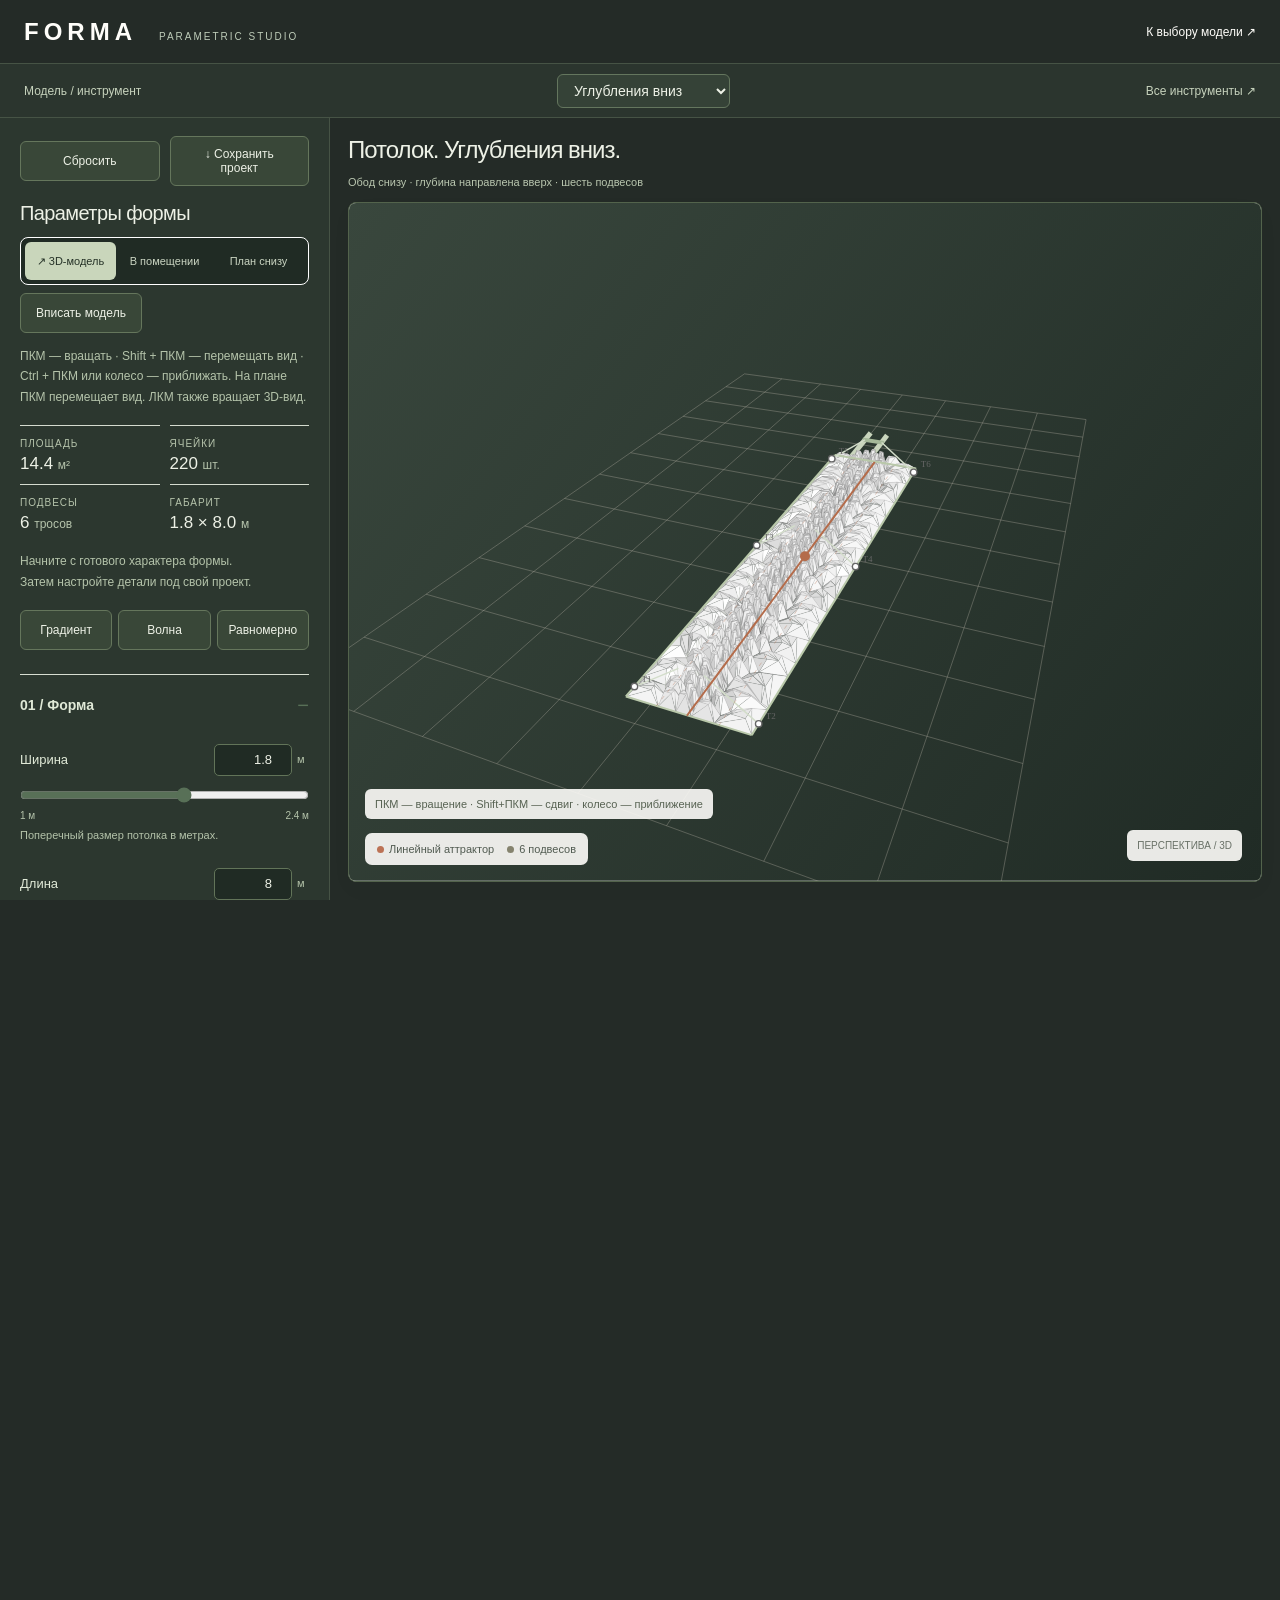
<file: ceiling-recesses-down.html>
<!doctype html>
<html lang="ru"><head><meta charset="utf-8"><meta name="viewport" content="width=device-width,initial-scale=1"><title>FORMA — углубления вниз</title>
<style>
*{box-sizing:border-box}body{margin:0;background:#eeeae4;color:#292824;font:13px 'Segoe UI',Arial,sans-serif}button,input,select{font:inherit}button{cursor:pointer}button:focus-visible,input:focus-visible,select:focus-visible{outline:2px solid #b75e40;outline-offset:3px}header{height:74px;background:#f7f5f1;border-bottom:1px solid #d9d5ce;display:flex;align-items:center;justify-content:space-between;padding:0 30px;gap:16px}.brand{font-size:25px;font-weight:700;letter-spacing:6px}.brand span{font-size:10px;letter-spacing:2px;color:#82796e;font-weight:500;margin-left:22px}.headright{display:flex;gap:10px;align-items:center}.tag{font-size:10px;letter-spacing:1.5px;color:#82796e;margin-right:15px}.btn{border:1px solid #d6d0c7;background:transparent;color:inherit;padding:10px 15px;border-radius:5px}.btn:hover{background:#e7e0d6}.btn.dark{background:#2f332e;color:#fff;border-color:#2f332e}.layout{height:calc(100dvh - 74px);display:grid;grid-template-columns:minmax(0,1fr) 354px}.workspace{min-height:0;position:relative;display:flex;flex-direction:column;padding:24px 26px 16px;gap:17px}.topline{display:flex;justify-content:space-between;align-items:start;gap:12px}h1{font-size:24px;font-weight:500;letter-spacing:-.7px;margin:0 0 7px}.subtitle{font-size:12px;color:#80786f}.pill{padding:8px 10px;border-radius:20px;border:1px solid #d4ccbf;font-size:10px;white-space:nowrap}.pill i{display:inline-block;width:6px;height:6px;border-radius:50%;background:#809170;margin-right:6px}.stage{position:relative;flex:1;min-height:340px;background:#dbd7cf;border:1px solid #d2cdc4;border-radius:8px;overflow:hidden}.stage:after{content:'';position:absolute;inset:0;pointer-events:none;box-shadow:inset 0 0 70px #29231e0a}.toolbar{position:absolute;left:16px;top:16px;z-index:2;display:flex;gap:3px;background:#f8f5eff0;padding:4px;border-radius:6px;box-shadow:0 2px 10px #0001}.toolbar button{border:0;background:none;color:#70695e;padding:9px 13px;border-radius:4px;font-size:11px}.toolbar button.active{background:#363b34;color:white}.canvaswrap{width:100%;height:100%;position:absolute;inset:0}canvas{width:100%;height:100%;display:block;touch-action:none}.legend{position:absolute;left:20px;bottom:20px;display:flex;gap:14px;background:#f9f6f0e8;padding:10px 12px;border-radius:5px;font-size:10px;color:#615c53;pointer-events:none}.dot{display:inline-block;width:7px;height:7px;border-radius:50%;margin-right:5px}.hint{position:absolute;bottom:60px;left:20px;font-size:10px;color:#6c6359;background:#f9f6f0db;padding:7px 10px;border-radius:4px;pointer-events:none}.scale{position:absolute;right:19px;bottom:20px;color:#726b60;font-size:10px;background:#f9f6f0e8;padding:10px;border-radius:4px}.stats{display:grid;grid-template-columns:repeat(4,1fr);gap:12px}.stat{border-top:1px solid #cbc5bc;padding-top:11px}.stat small{display:block;color:#8a8176;font-size:9px;letter-spacing:1px;text-transform:uppercase}.stat b{display:block;margin-top:5px;font-size:19px;font-weight:500}.stat b span{font-size:11px;color:#80766c}.sidebar{overflow:auto;background:#f8f6f2;border-left:1px solid #d4cfc6;padding:24px 23px 30px;scrollbar-width:thin}.eyebrow{font-size:9px;letter-spacing:2px;color:#a2907a;margin-bottom:8px}.sidebar h2{font-weight:500;font-size:20px;margin:0 0 5px}.intro{color:#8a8177;font-size:11px;line-height:1.6;margin:0 0 20px}.section{border-top:1px solid #ded8ce;padding:19px 0 0;margin-top:19px}.sectiontitle{display:flex;justify-content:space-between;font-size:12px;font-weight:600;margin-bottom:17px}.sectiontitle span{font-size:10px;color:#968a79;font-weight:400}.control{margin:0 0 16px}.control label{display:flex;justify-content:space-between;align-items:center;gap:12px;font-size:11px;color:#665e54;margin-bottom:9px}.value{font-variant-numeric:tabular-nums;color:#3b3831;background:#eee9e0;padding:3px 7px;border-radius:3px;min-width:48px;text-align:right;font-size:10px}input[type=range]{width:100%;height:3px;display:block;accent-color:#8e9b7f;cursor:pointer;margin:11px 0 6px}.rangeends{display:flex;justify-content:space-between;color:#aca294;font-size:9px;margin-top:7px}.attractor{padding:13px 13px 1px;border:1px solid #d9d0c2;background:#f1ece3;border-radius:6px;margin-bottom:12px}.attractor.selected{border-color:var(--color);box-shadow:inset 3px 0 var(--color)}.attractorhead{display:flex;justify-content:space-between;align-items:center;margin-bottom:16px}.attractorhead button{border:0;padding:0;background:none;font-size:11px;font-weight:600;color:#484138}.attractor input{accent-color:var(--color)}.attractor .value{background:#e6dfd3}.switchlabel{display:flex;justify-content:space-between;align-items:center;font-size:11px;margin:14px 0;color:#6c6358}.switchlabel input{accent-color:#8b977b;width:16px;height:16px}.smallnote{color:#998c7b;font-size:10px;line-height:1.6;margin-top:13px}.presets{display:flex;gap:5px;margin:14px 0}.presets button{font-size:10px;padding:8px 9px;flex:1}.toast{position:fixed;bottom:22px;left:50%;transform:translateX(-50%);background:#30372d;color:#fff;padding:13px 22px;border-radius:6px;z-index:10;display:none}.colours{display:flex;gap:8px}.swatch{border:2px solid transparent;border-radius:50%;width:24px;height:24px;box-shadow:0 0 0 1px #d4cabc}.swatch.active{border-color:#fff;box-shadow:0 0 0 2px #8f9b7e}.caption{font-size:9px;letter-spacing:1px;color:#9c9080;text-transform:uppercase}.upload{position:absolute;right:16px;top:16px;z-index:2;background:#f8f5eff0;padding:10px 12px;border-radius:5px;font-size:10px;cursor:pointer}.upload input{display:none}@media(max-width:1000px){.layout{grid-template-columns:minmax(0,1fr) 306px}.workspace{padding:20px 16px}.sidebar{padding:22px 18px}.brand span,.tag{display:none}.topline{display:block}.pill{display:none}h1{font-size:21px}.toolbar button{padding:9px}.upload{top:63px}.stats{gap:8px}}@media(max-width:700px){header{height:65px;padding:0 16px}.brand{font-size:21px}.headright .btn{font-size:10px;padding:9px}.layout{height:auto;display:flex;flex-direction:column}.workspace{height:78dvh;min-height:570px}.sidebar{border-left:0;border-top:1px solid #d4cfc6;overflow:visible}.stage{min-height:330px}.legend{gap:8px;font-size:9px;bottom:14px;left:12px}.hint{left:12px}.stat b{font-size:16px}.scale{display:none}}
.pages{display:flex;gap:8px;padding:10px 26px;background:#f7f5f1;border-bottom:1px solid #d9d5ce;flex-wrap:wrap}.pages a{color:#746b5e;text-decoration:none;padding:7px 11px;border-radius:4px;font-size:11px}.pages a[aria-current=page]{background:#363b34;color:#fff}.layout{height:calc(100dvh - 127px)}.paperpick{width:100%;padding:8px;border:1px solid #d5ccbd;background:#fff;border-radius:4px;margin:8px 0}.clearance{color:#895a42;font-size:11px;line-height:1.5}@media(max-width:700px){.layout{height:auto}.pages{padding:8px 12px;gap:1px}.pages a{font-size:10px;padding:8px}}</style><link rel="stylesheet" href="studio.css"><link rel="stylesheet" href="interface.css"><script defer src="interface.js"></script><link rel="stylesheet" href="focused-workspace.css"></head><body class="focused-workspace">
<header><div class="brand">FORMA<span>PARAMETRIC STUDIO</span></div><a class="back-home" href="index.html">К выбору модели ↗</a></header>
<main class="layout"><section class="workspace"><div class="topline"><div><div class="eyebrow">АРХИТЕКТУРА, УПРАВЛЯЕМАЯ ПОЛЕМ</div><h1>Потолок. Углубления вниз.</h1><div class="subtitle">Обод снизу · глубина направлена вверх · шесть подвесов</div></div><div class="pill"><i></i>Параметрическая модель</div></div>
<div class="stage" id="stage"><div class="canvaswrap"><canvas id="canvas" aria-label="Интерактивная модель параметрического потолка"></canvas></div><div class="hint" id="hint">ПКМ — вращение · Shift+ПКМ — сдвиг · колесо — приближение</div><div class="legend"><span><i class="dot" style="background:#bc7255"></i>Линейный аттрактор</span><span><i class="dot" style="background:#85836e"></i>6 подвесов</span></div><div class="scale" id="viewlabel">ПЕРСПЕКТИВА / 3D</div></div>
</section>
<aside class="sidebar"><div class="eyebrow">КОНФИГУРАТОР</div><div class="headright"><span class="tag">CEILING STUDY / 03</span><button class="btn" id="reset">Сбросить</button><button class="btn dark" id="save">↓ Сохранить проект</button></div><h2>Параметры формы</h2><div class="toolbar" role="group" aria-label="Вид модели"><button data-view="model" class="active">↗ 3D-модель</button><button data-view="photo">В помещении</button><button data-view="plan">План снизу</button></div><button class="btn" id="camera-reset" type="button">Вписать модель</button><p class="smallnote">ПКМ — вращать · Shift + ПКМ — перемещать вид · Ctrl + ПКМ или колесо — приближать. На плане ПКМ перемещает вид. ЛКМ также вращает 3D-вид.</p><div class="stats"><div class="stat"><small>Площадь</small><b id="area"></b></div><div class="stat"><small>Ячейки</small><b id="cells"></b></div><div class="stat"><small>Подвесы</small><b>6 <span>тросов</span></b></div><div class="stat"><small>Габарит</small><b id="dims"></b></div></div><p class="intro">Начните с готового характера формы.<br>Затем настройте детали под свой проект.</p><div class="presets"><button class="btn" data-preset="flow">Поток</button><button class="btn" data-preset="islands">Острова</button><button class="btn" data-preset="calm">Спокойствие</button></div>
<details class="section" open><summary>01 / Форма</summary><div class="section-body"><div id="geometry"></div><p id="quality-status" class="smallnote" role="status"></p><p class="smallnote">Плотная адаптивная раскладка работает для 3 и 4 граней: ячейки уменьшаются к аттрактору и соединяются сторонами, в том числе по схеме «одна крупная — несколько мелких». Контраст размера задаёт сгущение. Для 5–12 граней сохраняются правильные формы, но между ними остаются промежутки. Волна меняет отметку целой вставки.</p></div></details><details class="section" open><summary>02 / Аттрактор</summary><div class="section-body"><p class="intro">Прямая проходит через всю длину потолка. К линии ячейки постепенно уменьшаются. Каждое правило можно включить отдельно.</p><div id="attractors"></div><label class="switchlabel">Показать линию и зону влияния<input type="checkbox" id="markers" checked></label></div></details><details class="section"><summary>03 / Подвесы</summary><div class="section-body"><div id="suspension"></div><label class="switchlabel">Каркас и шесть тросов<input type="checkbox" id="cables" checked></label><p class="smallnote">Три пары тросов соединяют несущую раму с металлическим лотком над потолком. Размеры помещения приняты условно; вид на фото — концептуальная примерка. Несущая способность лотка и узлы крепления требуют проверки.</p></div></details><details class="section"><summary>04 / Свет и тени</summary><div class="section-body"><p class="intro">Матовая белая поверхность. Освещение подчёркивает складки без цветной подсветки.</p><div id="lighting"></div></div></details><details class="section" hidden><summary>05 / Бумажный модуль</summary><div class="section-body"><label for="paper-cell">Номер ячейки</label><select class="paperpick" id="paper-cell"></select><button class="btn" id="paper-open" style="width:100%">Открыть ячейку и развёртку ↗</button><p class="smallnote">Передаётся форма выбранной ячейки и её размеры. При включённой волне бумажный модуль строится с плоским ободом.</p><p class="clearance" id="clearance"></p></div></details><section class="export-panel" aria-label="Файлы проекта"><h3>Сохранить результат</h3><button class="btn" id="png" style="width:100%;margin:8px 0">↓ Снимок PNG</button><button class="btn" id="obj" style="width:100%">↓ Геометрия OBJ</button><button type="button" class="btn" id="stl">↓ Скачать STL</button><p class="smallnote">STL в миллиметрах. Экспорт следует текущим настройкам. Для печати проверьте масштаб и расположение деталей в слайсере.</p><p class="smallnote">Проект сохраняется автоматически в этом браузере. JSON можно загрузить на другом устройстве.</p><label class="upload">↥ Загрузить проект<input type="file" id="load" accept="application/json,.json"></label></section></aside></main><div id="toast" class="toast" role="status"></div>
<script src="cell-layout.js"></script><script src="rhino-camera.js"></script><script>
'use strict';
const PHOTO='[data-uri]';
const defaults={adaptiveVersion:1,regular:false,sides:4,frameThickness:1.5,gap:1.2,frame:false,inserts:true,width:1.8,length:8,depth:.32,count:220,opening:.40,drop:.55,markers:true,cables:true,lineOffset:0,lineTilt:0,falloff:1.3,density:7,depthGain:.7,waveAmplitude:.12,wavePeriod:2.5,openingGain:.5,shadowStrength:.65,shadowSoftness:.45,lightDirection:135,lightElevation:45,rules:{density:true,depth:true,wave:false,opening:false}};
let state=structuredClone(defaults);
const canvas=document.querySelector('canvas'),ctx=canvas.getContext('2d'),stage=document.querySelector('#stage'),photo=new Image();photo.src=PHOTO;photo.onload=()=>draw();
let cameraFit={s:1,x:0,y:0};let W=1,H=1,dpr=1,view='model',selected=0,angle=-.38,tilt=.55,zoom=1,polygons=[],faces=[],markerPositions=[],photoRect,drag=null,pending=false;
const specs={sides:['Число граней правильной ячейки',3,12,1,''],gap:['Минимальный зазор между вставками',.6,12,.1,'мм'],frameThickness:['Толщина каркаса',.8,6,.1,'мм'],width:['Ширина',1,2.4,.05,'м'],length:['Длина',4,10,.1,'м'],depth:['Глубина складки',.08,.65,.01,'м'],count:['Количество ячеек',60,320,1,''],opening:['Размер световой ячейки',.15,.7,.01,''],drop:['Длина подвеса',.25,1.1,.01,'м'],lineOffset:['Смещение линии',-.8,.8,.01,'доли полуширины'],lineTilt:['Наклон линии',-.8,.8,.01,''],falloff:['Плавность перехода',.4,3,.05,''],density:['Контраст размера',1,15,.25,''],depthGain:['Усиление глубины',0,1,.01,''],waveAmplitude:['Высота волны',0,.35,.01,'м'],wavePeriod:['Период волны',.8,5,.1,'м'],openingGain:['Сужение отверстий',0,.8,.01,''],shadowStrength:['Сила теней',0,1,.01,''],shadowSoftness:['Мягкость теней',0,1,.01,''],lightDirection:['Направление света',0,360,1,'°'],lightElevation:['Высота света',10,85,1,'°']};
function control(key,target,obj=state,min,max,step,label,unit){const s=specs[key]||[label,min,max,step,unit||''];const div=document.createElement('div');div.className='control';const id='ctl-'+target+'-'+key;div.innerHTML=`<label for="${id}">${s[0]}<output class="value"></output></label><input id="${id}" type="range" min="${s[1]}" max="${s[2]}" step="${s[3]}"><div class="rangeends"><span>${s[1]}${s[4]?' '+s[4]:''}</span><span>${s[2]}${s[4]?' '+s[4]:''}</span></div>`;const input=div.querySelector('input'),out=div.querySelector('output');input.value=obj[key];function output(){out.textContent=(Number(obj[key]).toFixed(s[3]>=1?0:2))+(s[4]?' '+s[4]:'')}output();input.oninput=()=>{obj[key]=+input.value;output();schedule()};document.getElementById(target).append(div)}
function ui(){['geometry','attractors','suspension','lighting'].forEach(id=>document.getElementById(id).replaceChildren());['width','length','depth','count','opening','gap','sides','frameThickness'].forEach(k=>control(k,'geometry'));
for(const [key,label] of [['regular','Равносторонние ячейки'],['frame','Показать посадочный каркас'],['inserts','Показать вставки']]){
 const row=document.createElement('label');row.className='switchlabel';row.textContent=label;
 const toggle=document.createElement('input');toggle.type='checkbox';toggle.checked=state[key];toggle.setAttribute('aria-label',label);
 toggle.onchange=()=>{state[key]=toggle.checked;if(key==='regular'&&toggle.checked&&![3,4].includes(state.sides))state.sides=4;ui();schedule()};row.append(toggle);document.getElementById('geometry').append(row);
}
document.getElementById('ctl-geometry-sides').disabled=!state.regular;
control('drop','suspension');['shadowStrength','shadowSoftness','lightDirection','lightElevation'].forEach(k=>control(k,'lighting'));['lineOffset','lineTilt','falloff'].forEach(k=>control(k,'attractors'));
const rules=[['density','Уменьшение ячеек к линии',['density'],'Плавное сгущение от обоих краёв к прямой.'],['depth','Глубже к аттрактору',['depthGain'],'Глубина складки нарастает к линии.'],['wave','Продольная волна',['waveAmplitude','wavePeriod'],'Непрерывная волна по длине, плавно исчезающая у краёв.'],['opening','Меньше отверстия у линии',['openingGain'],'Световые отверстия сужаются к аттрактору.']];
for(const [key,label,params,note] of rules){const el=document.createElement('div');el.className='attractor'+(state.rules[key]?' selected':'');el.style.setProperty('--color','#a37258');el.id='rule-'+key;el.innerHTML='<label class="switchlabel">'+label+'<input type="checkbox" aria-label="'+label+'" '+(state.rules[key]?'checked':'')+'></label><p class="smallnote">'+note+'</p>';document.getElementById('attractors').append(el);el.querySelector('input').onchange=e=>{state.rules[key]=e.target.checked;ui();schedule()};params.forEach(k=>control(k,el.id));el.querySelectorAll('input[type=range]').forEach(input=>input.disabled=!state.rules[key])}
['markers','cables'].forEach(k=>document.getElementById(k).checked=state[k]);}
function validate(v){const n=structuredClone(defaults);if(v.regular&&v.adaptiveVersion!==1)v={...v,sides:4};if(Number.isFinite(v.gap)&&v.gap<.1)v={...v,gap:defaults.gap};for(const k in specs)if(Number.isFinite(v[k]))n[k]=Math.max(specs[k][1],Math.min(specs[k][2],v[k]));n.count=Math.round(n.count);n.sides=Math.round(n.sides);for(const k of ['markers','cables','regular','frame','inserts'])if(typeof v[k]==='boolean')n[k]=v[k];if(v.rules&&typeof v.rules==='object')for(const k in n.rules)if(typeof v.rules[k]==='boolean')n.rules[k]=v.rules[k];return n;}

function persist(){try{localStorage.setItem('forma-ceiling-inverted-v1',JSON.stringify(state))}catch{}}
function schedule(){persist();if(pending)return;pending=true;requestAnimationFrame(()=>{pending=false;build();draw()})}
function rng(seed){return()=>{seed|=0;seed=seed+0x6D2B79F5|0;let t=Math.imul(seed^seed>>>15,1|seed);t=t+Math.imul(t^t>>>7,61|t)^t;return((t^t>>>14)>>>0)/4294967296}}
function lineX(z){const half=state.width/2;return half*(state.lineOffset+state.lineTilt*(1-Math.abs(state.lineOffset))*2*z/state.length)}
function field(x,z){const center=lineX(z),edge=x<center?state.width/2+center:state.width/2-center;return Math.pow(Math.max(0,1-Math.abs(x-center)/Math.max(.01,edge)),state.falloff)}
function surfaceY(x,z){const wave=state.rules.wave?state.waveAmplitude*Math.sin(2*Math.PI*z/state.wavePeriod)*Math.sin(Math.PI*(z/state.length+.5))*Math.max(0,1-(2*x/state.width)**2):0;return 3.5-state.drop-wave}

function clip(poly,nx,nz,c){const out=[];for(let k=0;k<poly.length;k++){const a=poly[k],b=poly[(k+1)%poly.length],da=a[0]*nx+a[1]*nz-c,db=b[0]*nx+b[1]*nz-c;if(da<=1e-9)out.push(a);if((da<0)!==(db<0)){const t=da/(da-db);out.push([a[0]+t*(b[0]-a[0]),a[1]+t*(b[1]-a[1])])}}return out}
function build(){const rand=rng(17431),pts=[],w=state.width,l=state.length;for(let i=0;i<state.count;i++){let best=null,score=-1;for(let j=0;j<20;j++){let p=[(rand()-.5)*w,(rand()-.5)*l];let distance=pts.length?Math.min(...pts.map(q=>(p[0]-q[0])**2+(p[1]-q[1])**2)):1;let merit=distance*(state.rules.density?1+(state.density*state.density-1)*field(...p)**2:1);if(merit>score){score=merit;best=p}}pts.push(best)}polygons=pts.map((p,i)=>{let poly=[[-w/2,-l/2],[w/2,-l/2],[w/2,l/2],[-w/2,l/2]];for(let j=0;j<pts.length&&poly.length;j++)if(i!==j){const q=pts[j];poly=clip(poly,q[0]-p[0],q[1]-p[1],(q[0]**2+q[1]**2-p[0]**2-p[1]**2)/2)}return{p,poly,f:field(...p)}});polygons=CellLayout.prepare(polygons,{gap:state.gap/1000,regular:state.regular,sides:state.sides,field,width:state.width,length:state.length,count:state.count,density:state.rules.density?state.density:1});faces=[];const y=3.5-state.drop;polygons.forEach((c,idx)=>{const influence=c.f,d=state.depth*(state.rules.depth?1-state.depthGain+state.depthGain*influence:1),opening=Math.min(.65,state.opening*(state.rules.opening?1-state.openingGain*influence:1)),outer=c.poly.map(p=>[p[0],surfaceY(...c.p),p[1]]),inner=c.poly.map(p=>{const x=c.p[0]+(p[0]-c.p[0])*opening,z=c.p[1]+(p[1]-c.p[1])*opening;return[x,surfaceY(...c.p)+d,z]});for(let i=0;i<outer.length;i++)faces.push({v:[outer[i],outer[(i+1)%outer.length],inner[(i+1)%outer.length],inner[i]],shade:(i%3)*9+(idx%7)*1.5,kind:0,f:influence});faces.push({v:inner,shade:0,kind:1,f:influence})});const picker=document.getElementById('paper-cell'),previous=picker.value;picker.innerHTML=polygons.map((c,i)=>'<option value="'+i+'">Ячейка '+(i+1)+' · '+c.poly.length+' граней</option>').join('');picker.value=previous&&+previous<polygons.length?previous:String(Math.floor(polygons.length/2));document.getElementById('clearance').textContent=state.drop-state.depth<.1?'Небольшой зазор над ячейками. Увеличьте длину подвеса перед макетированием креплений.':'';document.getElementById('quality-status').textContent='Построено '+polygons.length+' из '+state.count+' ячеек. В плотной раскладке размещаются только целые модули; узкие элементы исключаются. Доля внутреннего контура ограничена 65% для сохранения ширины граней.';document.getElementById('area').innerHTML=(w*l).toFixed(1)+' <span>м²</span>';document.getElementById('cells').innerHTML=polygons.length+' <span>шт.</span>';document.getElementById('dims').innerHTML=w.toFixed(1)+' × '+l.toFixed(1)+' <span>м</span>'}
const camera=new RhinoCamera();
camera.reset(state);
function projection(p){
  if(view==='photo'){const [x,y,z]=p,depth=z+state.length/2+2.65;return[photoRect.x+photoRect.w*(.48+(x+.36)/depth),photoRect.y+photoRect.h*(.65-(y-1.6)/depth),depth];}
  return camera.project(p,W,H,view==='plan');
}
function path(v){const pts=view==='model'?camera.clip(v).map(p=>camera.screen(p,W,H)):v.map(projection);ctx.beginPath();pts.forEach((p,i)=>i?ctx.lineTo(p[0],p[1]):ctx.moveTo(p[0],p[1]));ctx.closePath();return pts}
function line(a,b,color,width=1,dashed=false){
let p,q;
if(view==='model'){
 let ca=camera.space(a),cb=camera.space(b);
 if(ca[2]<camera.near&&cb[2]<camera.near)return;
 if(ca[2]<camera.near){const t=(camera.near-ca[2])/(cb[2]-ca[2]);ca=ca.map((v,i)=>v+t*(cb[i]-v));}
 if(cb[2]<camera.near){const t=(camera.near-cb[2])/(ca[2]-cb[2]);cb=cb.map((v,i)=>v+t*(ca[i]-v));}
 p=camera.screen(ca,W,H);q=camera.screen(cb,W,H);
}else{p=projection(a);q=projection(b);}ctx.beginPath();ctx.moveTo(p[0],p[1]);ctx.lineTo(q[0],q[1]);ctx.strokeStyle=color;ctx.lineWidth=width;ctx.setLineDash(dashed?[3,4]:[]);ctx.stroke();ctx.setLineDash([])}
function draw(){ctx.setTransform(dpr,0,0,dpr,0,0);ctx.clearRect(0,0,W,H);if(view==='photo'){ctx.fillStyle='#33342f';ctx.fillRect(0,0,W,H);const h=H,w=h*.75;photoRect={x:(W-w)/2,y:0,w,h};if(photo.complete&&photo.naturalWidth)ctx.drawImage(photo,photoRect.x,0,w,h)}else{const g=ctx.createLinearGradient(0,0,W,H);g.addColorStop(0,'#39473d');g.addColorStop(1,'#202b25');ctx.fillStyle=g;ctx.fillRect(0,0,W,H);if(view==='model'){ctx.strokeStyle='#bdb7ab44';ctx.lineWidth=1;for(let i=-6;i<=6;i++)line([-4,3.75,i],[4,3.75,i],'#bdb7ab55');for(let i=-4;i<=4;i++)line([i,3.75,-6],[i,3.75,6],'#bdb7ab55')}}const w=state.width/2,l=state.length/2,y=3.5-state.drop;
if(state.cables){for(const x of [-.18,.18])line([x,3.5,-l-.2],[x,3.5,l+.2],'#c9d5bd',view==='plan'?2:5);for(const z of [-l+.2,0,l-.2])line([-.23,3.5,z],[.23,3.5,z],'#a5b899',4)}

const visibleFaces=state.inserts?faces.slice():[];
if(state.frame)for(const c of polygons)for(const v of CellLayout.frame(c,surfaceY,state.frameThickness/1000))visibleFaces.push({v,kind:2});
const triangles=visibleFaces.flatMap(f=>Array.from({length:f.v.length-2},(_,i)=>({...f,v:[f.v[0],f.v[i+1],f.v[i+2]]})));
const ordered=triangles.map(f=>({...f,z:f.v.reduce((s,p)=>s+projection(p)[2],0)/f.v.length})).sort((a,b)=>b.z-a.z);
const az=state.lightDirection*Math.PI/180,el=state.lightElevation*Math.PI/180,L=[Math.cos(az)*Math.cos(el),-Math.sin(el),Math.sin(az)*Math.cos(el)];
for(const f of ordered){path(f.v);const a=f.v[0],b=f.v[1],c=f.v[2];if(!c)continue;const u=b.map((v,i)=>v-a[i]),v=c.map((v,i)=>v-a[i]);let n=[u[1]*v[2]-u[2]*v[1],u[2]*v[0]-u[0]*v[2],u[0]*v[1]-u[1]*v[0]];if(n[1]>0)n=n.map(v=>-v);const len=Math.hypot(...n)||1,dot=n.reduce((s,v,i)=>s+v/len*L[i],0),soft=state.shadowSoftness,lit=Math.max(0,(dot+soft)/(1+soft)),occlusion=f.kind?.16*(1-soft):0,shade=Math.round(255-state.shadowStrength*(155*(1-lit)+65*occlusion));ctx.fillStyle=f.kind===2?'#73846b':'rgb('+shade+','+shade+','+shade+')';ctx.fill();ctx.strokeStyle='rgba(50,50,50,'+(.035+state.shadowStrength*.12)+')';ctx.lineWidth=view==='photo'?.4:.55;if(f.kind!==2)ctx.stroke();}

if(state.cables){const corners=[[-w,y,-l],[w,y,-l],[w,y,l],[-w,y,l]];for(let i=0;i<4;i++)line(corners[i],corners[(i+1)%4],'#b9c8aa',2);let n=1;for(const z of [-l+.2,0,l-.2])for(const x of [-w,w]){const upper=[Math.sign(x)*.18,3.5,z],lower=[x,y,z];line(upper,lower,'#d3ddca',1.4);const p=projection(lower);ctx.fillStyle='#ffffff';ctx.strokeStyle='#666666';ctx.beginPath();ctx.arc(p[0],p[1],3.2,0,Math.PI*2);ctx.fill();ctx.stroke();if(view!=='photo'){ctx.font='9px Segoe UI';ctx.fillStyle='#666666';ctx.fillText('T'+n,p[0]+7,p[1]-5)}n++}}
markerPositions=[];if(state.markers){const col='#b46c4b';for(const side of [-1,0,1]){const points=[];for(let i=0;i<=80;i++){const z=-l+2*l*i/80,c=lineX(z),edge=side<0?-w:w,x=side===0?c:c+(edge-c)*.5;points.push([x,surfaceY(x,z)-.01,z])}ctx.beginPath();points.forEach((v,i)=>{const p=projection(v);i?ctx.lineTo(p[0],p[1]):ctx.moveTo(p[0],p[1])});ctx.strokeStyle=side?col+'55':col;ctx.lineWidth=side?1:2;ctx.setLineDash(side?[4,5]:[]);ctx.stroke();ctx.setLineDash([])}const x=lineX(0),p=projection([x,surfaceY(x,0)-.01,0]);markerPositions.push({i:0,p});ctx.fillStyle=col;ctx.beginPath();ctx.arc(p[0],p[1],5,0,Math.PI*2);ctx.fill();}}

new ResizeObserver(()=>{const r=canvas.getBoundingClientRect();W=r.width;H=r.height;dpr=Math.min(devicePixelRatio||1,2);canvas.width=Math.round(W*dpr);canvas.height=Math.round(H*dpr);draw()}).observe(stage);
document.querySelectorAll('[data-view]').forEach(b=>b.onclick=()=>{view=b.dataset.view;document.querySelectorAll('[data-view]').forEach(c=>c.classList.toggle('active',c===b));document.getElementById('viewlabel').textContent={model:'ПЕРСПЕКТИВА / 3D',photo:'ФОТО / КОНЦЕПТ',plan:'ОРТОГОНАЛЬНЫЙ ПЛАН'}[view];document.getElementById('hint').textContent={model:'ПКМ — вращение · Shift+ПКМ — сдвиг · колесо — приближение',plan:'ЛКМ — аттрактор · ПКМ — сдвиг · колесо — приближение',photo:'Примерка на ваше фото · точное размещение требует обмеров'}[view];draw()});

canvas.oncontextmenu=e=>e.preventDefault();
canvas.onpointerdown=e=>{
  if(view==='photo')return;
  const r=canvas.getBoundingClientRect(),x=e.clientX-r.left,y=e.clientY-r.top;
  const hit=e.button===0&&view==='plan'&&markerPositions.find(m=>Math.hypot(m.p[0]-x,m.p[1]-y)<25);
  const mode=hit?'attractor':e.button===1||e.shiftKey?'pan':e.ctrlKey?'dolly':view==='model'?'orbit':'pan';
  drag={x,y,mode};canvas.setPointerCapture(e.pointerId);canvas.style.cursor='grabbing';e.preventDefault();
};
canvas.onpointermove=e=>{
  if(!drag)return;
  const r=canvas.getBoundingClientRect(),x=e.clientX-r.left,y=e.clientY-r.top,dx=x-drag.x,dy=y-drag.y;
  if(drag.mode==='attractor'){
    const worldX=camera.target[0]+(x-W/2)*camera.distance/camera.focal(H);
    state.lineOffset=Math.max(-.8,Math.min(.8,worldX/(state.width/2)));ui();schedule();
  }else if(drag.mode==='pan')camera.pan(dx,dy,H,view==='plan');
  else if(drag.mode==='dolly')camera.dolly(dy*.012);
  else camera.orbit(dx,dy);
  drag.x=x;drag.y=y;draw();
};
canvas.onpointerup=canvas.onpointercancel=canvas.onlostpointercapture=()=>{drag=null;canvas.style.cursor='grab'};
canvas.onwheel=e=>{
  if(view==='photo')return;
  e.preventDefault();
  camera.dolly(e.deltaY*(e.deltaMode===1?.025:e.deltaMode===2?.7:.0015));draw();
};

['markers','cables'].forEach(k=>document.getElementById(k).onchange=e=>{state[k]=e.target.checked;persist();draw()});
function toast(t){const el=document.getElementById('toast');el.textContent=t;el.style.display='block';clearTimeout(toast.timer);toast.timer=setTimeout(()=>el.style.display='none',2800)}
function download(blob,name){const url=URL.createObjectURL(blob),a=document.createElement('a');a.href=url;a.download=name;a.click();setTimeout(()=>URL.revokeObjectURL(url),1000)}
document.getElementById('save').onclick=()=>{download(new Blob([JSON.stringify({...state,format:'forma-ceiling',version:2},null,2)],{type:'application/json'}),'forma-ceiling.json');toast('Проект сохранён в JSON')};
document.getElementById('load').onchange=async e=>{const f=e.target.files[0];if(!f)return;try{const v=JSON.parse(await f.text());if(v.format!=='forma-ceiling'||(v.version!==1&&v.version!==2))throw Error();state=validate(v);ui();schedule();toast('Проект загружен')}catch{toast('Не удалось прочитать проект FORMA')}e.target.value=''};
document.getElementById('reset').onclick=()=>{state=structuredClone(defaults);selected=0;zoom=1;angle=-.38;tilt=.55;camera.reset(state);ui();schedule();toast('Исходные параметры восстановлены')};
document.getElementById('png').onclick=()=>{canvas.toBlob(b=>{if(b)download(b,'forma-ceiling.png')})};
document.getElementById('obj').onclick=()=>{let out='# FORMA ceiling; units: metres; Y up\n',n=1;for(const f of (state.inserts?faces:[]).concat(state.frame?polygons.flatMap(c=>CellLayout.frame(c,surfaceY,state.frameThickness/1000).map(v=>({v,kind:2}))):[])){out+='g '+(f.kind?'light':'fold')+'\n';for(const v of f.v)out+='v '+v.map(x=>x.toFixed(5)).join(' ')+'\n';out+='f '+f.v.map((_,i)=>n+i).join(' ')+'\n';n+=f.v.length}const w=state.width/2,l=state.length/2,y=3.5-state.drop;out+='g suspension_lines\n';for(const z of [-l+.2,0,l-.2])for(const x of [-w,w]){out+=`v ${Math.sign(x)*.18} 3.5 ${z}\nv ${x} ${y} ${z}\nl ${n} ${n+1}\n`;n+=2}download(new Blob([out],{type:'text/plain'}),'forma-ceiling-inverted.obj');toast('Ячейки и 6 тросов экспортированы в OBJ')};
document.querySelectorAll('[data-preset]').forEach(b=>{b.textContent={flow:'Градиент',islands:'Волна',calm:'Равномерно'}[b.dataset.preset];b.onclick=()=>{state=structuredClone(defaults);if(b.dataset.preset==='islands'){state.rules.wave=true;state.waveAmplitude=.22;state.lineTilt=.35}else if(b.dataset.preset==='calm'){state.rules.density=false;state.rules.depth=false;state.depth=.18}ui();schedule();toast('Пресет применён')}});

try{const saved=JSON.parse((localStorage.getItem('forma-ceiling-inverted-v1')||localStorage.getItem('forma-ceiling-v2')));if(saved)state=validate(saved)}catch{};document.getElementById('paper-open').onclick=()=>{const index=+document.getElementById('paper-cell').value,c=polygons[index],influence=c.f,d=state.depth*(state.rules.depth?1-state.depthGain+state.depthGain*influence:1),opening=Math.min(.65,state.opening*(state.rules.opening?1-state.openingGain*influence:1));const payload={format:'forma-cell',id:index+1,poly:c.poly,center:c.p,depth:d,opening,inverted:true,flattened:state.rules.wave};location.href='cell-paper-template.html#'+encodeURIComponent(JSON.stringify(payload))};
document.getElementById('camera-reset').onclick=()=>{angle=-.38;tilt=.55;zoom=1;camera.reset(state);draw()};ui();build();draw();
</script><script src="controls.js" defer></script><script src="stl-export.js"></script><script>
FormaSTL.bind(document.getElementById('stl'),()=>{
  build();
  const mesh=new FormaSTL.Mesh();
  const toMM=([x,y,z])=>[x*1000,z*1000,-y*1000];
  let cellFaces=[];
  for(const face of (state.inserts?faces:[])){
    cellFaces.push(face.v.map(toMM));
    if(face.kind){mesh.shell(cellFaces,([x,y,z])=>[x,y,z-2]);cellFaces=[];}
  }

  if(state.frame)for(const c of polygons){
    const radius=Math.max(...c.poly.map(p=>Math.hypot(p[0]-c.p[0],p[1]-c.p[1]))),factor=1+.00015/radius;const hole=c.poly.map(p=>[c.p[0]+(p[0]-c.p[0])*factor,c.p[1]+(p[1]-c.p[1])*factor]);
    const ring=CellLayout.ring(c.tile,hole,c.p).map(q=>q.map((p,i)=>toMM([p[0],(i<2?surfaceY(...p):surfaceY(...c.p))-.003,p[1]])));
    mesh.shell(ring,([x,y,z])=>[x,y,z-state.frameThickness]);
  }
  if(state.cables){
    const w=state.width/2,l=state.length/2,y=3.5-state.drop;
    for(const z of [-l+.2,0,l-.2])for(const x of [-w,w])mesh.cable(toMM([Math.sign(x)*.18,3.5,z]),toMM([x,y,z]));
  }
  mesh.save('ceiling-recesses-down');
});
</script></body></html>
</file>
<file: landing.css>
*{box-sizing:border-box}
html{background:#242b27;color:#fff;font-family:'Segoe UI',Arial,sans-serif}
body{margin:0}
.welcome{position:relative;isolation:isolate;min-height:100vh;min-height:100svh;display:flex;flex-direction:column;overflow:hidden;background:#242b27}
.interior,.shade{position:absolute;inset:0;width:100%;height:100%;z-index:-2}
.interior{object-fit:cover;object-position:62% 45%}
.shade{z-index:-1;background:linear-gradient(90deg,rgba(17,25,21,.88) 0%,rgba(17,25,21,.73) 36%,rgba(17,25,21,.18) 76%),linear-gradient(0deg,rgba(17,25,21,.54),transparent 28%)}
.masthead{display:flex;align-items:center;justify-content:space-between;gap:24px;padding:35px 6vw}
.brand{font-size:28px;font-weight:650;letter-spacing:5px}.brand-dot{color:#c8d1bd;letter-spacing:0}
.discipline{font-size:11px;letter-spacing:1.1px;color:#f0f2eb}
.intro{padding:65px 6vw 75px;max-width:800px;margin:auto 0}
.eyebrow{font-size:10px;letter-spacing:2.1px;text-transform:uppercase;color:#d9e0d0;margin:0 0 25px;line-height:1.6}
h1{font-size:clamp(46px,5.5vw,82px);font-weight:400;letter-spacing:-2.6px;line-height:1.06;margin:0 0 28px}
.about{font-size:17px;line-height:1.65;color:#f2f4ed;margin:0 0 15px;max-width:510px}
.project{font-size:14px;line-height:1.75;color:#dbe1d6;max-width:425px;margin:0}
.cta{display:inline-flex;align-items:center;justify-content:space-between;gap:45px;margin-top:33px;padding:18px 23px;background:#edf1e6;color:#28312c;text-decoration:none;border-radius:4px;font-size:13px;font-weight:600;min-height:52px;transition:background .15s}
.cta span{font-size:21px;font-weight:400;line-height:1}.cta:hover{background:#fff}.cta:focus-visible{outline:3px solid #fff;outline-offset:6px}
.caption{display:flex;justify-content:space-between;gap:20px;padding:20px 6vw 28px;font-size:10px;letter-spacing:1px;color:#dce2d6}
@media(max-width:700px){.masthead{padding:26px 25px}.brand{font-size:25px}.discipline{font-size:9px;max-width:145px;text-align:right;line-height:1.6}.intro{padding:50px 25px 60px}.eyebrow{font-size:9px;letter-spacing:1.5px;max-width:270px}h1{font-size:clamp(43px,10vw,66px);letter-spacing:-1.8px}.about{font-size:15px}.project{font-size:13px;max-width:350px}.desktop-break{display:none}.interior{object-position:60% center}.shade{background:linear-gradient(90deg,rgba(17,25,21,.86),rgba(17,25,21,.46)),linear-gradient(0deg,rgba(17,25,21,.5),transparent 40%)}.caption{padding:18px 25px 24px;font-size:9px;line-height:1.6}.caption span:last-child{display:none}}
@media(prefers-reduced-motion:reduce){.cta{transition:none}}
@media(max-width:700px){.intro{margin:auto 0 0;padding-top:120px}.interior{object-position:60% 30%}.shade{background:linear-gradient(0deg,rgba(17,25,21,.96) 0%,rgba(17,25,21,.88) 42%,rgba(17,25,21,.18) 80%),linear-gradient(180deg,rgba(17,25,21,.55),transparent 20%)}.caption{padding-bottom:max(24px,env(safe-area-inset-bottom))}}
.caption a{color:inherit;text-underline-offset:3px}

.project-tools{background:#f1f0ea;color:#25332b;padding:64px 6vw 80px;scroll-margin-top:20px}.tools-heading{display:flex;justify-content:space-between;gap:20px;align-items:baseline;margin-bottom:26px}.tools-heading h2{font-weight:450;font-size:34px;letter-spacing:-1px;margin:0}.tools-heading p{color:#697167;font-size:14px}.tools-grid{display:grid;grid-template-columns:repeat(3,1fr);gap:20px}.tools-grid article{background:#fffefa;border:1px solid #d7ddd1;border-radius:10px;padding:26px}.tools-grid h3{font-size:21px;font-weight:500;margin:0 0 22px}.tools-grid a{display:flex;justify-content:space-between;gap:10px;padding:15px 0;color:#42563c;text-decoration:none;border-top:1px solid #e1e5dc;font-size:14px}.tools-grid a:hover{color:#ab5437}.tools-grid a:focus-visible{outline:3px solid #b76e46;outline-offset:3px}@media(max-width:760px){.tools-grid{grid-template-columns:1fr}.tools-heading{display:block}.project-tools{padding:38px 20px}.tools-heading h2{font-size:29px}}
</file>
<file: studio.css>
/* Shared architectural workspace. Print dimensions remain in the paper stylesheet. */
@media screen {
:root{--paper:#f5f3ee;--surface:#fdfcf9;--ink:#28312c;--muted:#69736a;--line:#d9ded5;--sage:#657660;--accent:#ad654a}
body{background:var(--paper);color:var(--ink);font-family:'Segoe UI',Arial,sans-serif;font-size:14px}
button,input,select{font:inherit}button,a,input,summary,select{-webkit-tap-highlight-color:transparent}
a:focus-visible,button:focus-visible,input:focus-visible,select:focus-visible,summary:focus-visible{outline:3px solid var(--sage);outline-offset:4px}
header{height:76px;padding:0 32px;background:var(--surface);border-color:var(--line)}
.brand{font-size:24px;letter-spacing:5px}.brand span{color:var(--muted);font-size:10px;letter-spacing:2px}.tag{color:var(--muted);font-size:10px}
.btn{min-height:42px;padding:10px 15px;border:1px solid var(--line);border-radius:8px;background:var(--surface);color:var(--ink);font-size:12px;transition:background .15s,border-color .15s}
.btn:hover{background:#e9ede4;border-color:#a3b09c}.btn.dark{background:var(--ink);border-color:var(--ink);color:#fff}.btn.dark:hover{background:#42513f}.btn:disabled{opacity:.45;cursor:not-allowed}
.pages{padding:8px 28px;gap:6px;background:var(--surface);border-color:var(--line);min-height:53px;align-items:center}
.pages a{font-size:12px;color:var(--muted);padding:9px 12px;border-radius:7px;line-height:1.3}.pages a:hover{background:#edf0e8;color:var(--ink)}.pages a[aria-current=page]{background:#e7ecdf;color:#34442f;font-weight:600}.pages .home-link{margin-right:auto;color:var(--ink)}
.layout{height:calc(100dvh - 129px);grid-template-columns:minmax(0,1fr) 360px}
.workspace{padding:26px 28px 20px;gap:20px;min-width:0}.eyebrow{color:var(--sage);font-size:10px;line-height:1.5;letter-spacing:1.6px;font-weight:600;margin-bottom:9px}
h1{font-size:clamp(23px,2.3vw,34px);font-weight:450;letter-spacing:-1px;line-height:1.2;margin-bottom:9px}.subtitle{color:var(--muted);font-size:13px;line-height:1.5}.pill{border-color:var(--line);font-size:11px;color:var(--muted);padding:10px 12px}.pill i{background:var(--sage)}
.stage{border:1px solid #d6dcd1;border-radius:14px;min-height:290px;box-shadow:0 8px 24px #28312c06;background:#e8e9e2}.stage:after{box-shadow:none}
.toolbar{top:16px;left:16px;padding:5px;background:#fdfcf9ed;border:1px solid #fff;border-radius:10px;box-shadow:0 3px 12px #28312c0c}.toolbar button{font-size:12px;min-height:38px;padding:9px 12px;border-radius:6px}.toolbar button.active{background:var(--ink)}
.upload{position:static;display:inline-flex;align-items:center;font-size:12px;border:1px solid var(--line);border-radius:8px;background:var(--surface);padding:10px 15px;min-height:42px}.upload:focus-within{outline:3px solid var(--sage);outline-offset:4px}.upload input{display:block;position:absolute;width:1px;height:1px;opacity:0}
.legend{left:16px;bottom:16px;background:#fdfcf9e8;font-size:11px;color:#515b51;gap:13px;border-radius:7px}.hint{left:16px;bottom:62px;max-width:calc(100% - 32px);font-size:11px;line-height:1.5;color:#586353;background:#fdfcf9e6;border-radius:6px}.scale{font-size:10px;background:#fdfcf9e8;color:var(--muted);border-radius:6px}
.stats{gap:18px}.stat{border-color:#d5dbcf;padding-top:12px}.stat small{font-size:10px;color:var(--muted);letter-spacing:1px}.stat b{font-size:22px;font-weight:450}.stat b span{color:var(--muted);font-size:12px}
.sidebar{background:var(--surface);border-color:var(--line);padding:25px 23px 32px;scrollbar-color:#c6cebe transparent}.sidebar h2{font-size:23px;letter-spacing:-.6px}.intro{color:var(--muted);font-size:12px;line-height:1.7;margin-bottom:16px}.presets{gap:6px;margin:18px 0 24px}.presets .btn{font-size:12px;padding:9px 7px;background:#f2f4ed}
.section{border-color:var(--line)}.sidebar details.section{margin-top:0;padding:0;border-top:1px solid var(--line)}.sidebar details>summary{display:flex;align-items:center;justify-content:space-between;gap:12px;padding:19px 0;margin:0;cursor:pointer;list-style:none;font-size:14px;font-weight:600}.sidebar details>summary::-webkit-details-marker{display:none}.sidebar details>summary:after{content:'+';font-weight:400;font-size:20px;color:var(--sage)}.sidebar details[open]>summary:after{content:'−'}.sidebar details>summary span{font-size:11px;color:var(--muted);font-weight:400;margin-left:auto}.section-body{padding-bottom:16px}.sectiontitle{font-size:13px;color:var(--ink)}
.control{margin-bottom:19px}.control label{font-size:13px;color:#485345;line-height:1.4;gap:10px;margin-bottom:7px}.value{font-size:12px;background:#edf1e7;color:var(--ink);border-radius:5px}.value[hidden]{display:none}
input[type=range]{height:24px;margin:3px 0;accent-color:var(--sage);cursor:pointer}.rangeends{font-size:10px;color:#788271;margin-top:0}.switchlabel{font-size:13px;color:#485345;gap:12px;line-height:1.5;margin:18px 0}.switchlabel input{accent-color:var(--sage);width:19px;height:19px;flex-shrink:0}.smallnote{font-size:12px;color:var(--muted);line-height:1.7}.paperpick{border-color:var(--line);padding:11px;border-radius:7px;color:var(--ink);font-size:13px}.clearance{font-size:12px}
.control-value-editor{display:inline-flex;align-items:center;gap:5px;flex-shrink:0}.control-number{width:78px;padding:6px 4px 6px 8px;border:1px solid #ccd5c4;border-radius:6px;background:#f6f8f2;color:var(--ink);font-size:13px;font-variant-numeric:tabular-nums;text-align:right}.control-number:disabled{opacity:.5}.control-unit{color:var(--muted);font-size:11px;min-width:12px}.control-help{font-size:11px;color:var(--muted);line-height:1.5;margin:6px 0 0}
.export-panel{padding-top:20px;border-top:1px solid var(--line);display:grid;grid-template-columns:1fr 1fr;gap:8px}.export-panel h3,.export-panel p{grid-column:1/-1;margin:0}.export-panel h3{font-size:14px;margin-bottom:4px}.export-panel .upload{grid-column:1/-1;justify-content:center;cursor:pointer}.export-panel .btn{margin:0!important;width:100%;font-size:12px}.export-panel p{margin-top:6px}.toast{border-radius:10px;background:var(--ink);max-width:calc(100% - 32px);font-size:13px}
/* Paper lab inherits only screen styling; A4 output stays unchanged. */
.paper-page main{padding:30px;max-width:1900px}.paper-page .lab{grid-template-columns:minmax(270px,.85fr) minmax(320px,1fr) 300px;gap:20px}.paper-page .lab>aside{grid-column:3;grid-row:1;padding:24px}.paper-page .model{grid-column:1;grid-row:1}.paper-page .net{grid-column:2;grid-row:1}.paper-page .card,.paper-page aside{background:var(--surface);border-color:var(--line);border-radius:12px}.paper-page .note,.paper-page .instructions ol{font-size:12px;color:var(--muted);line-height:1.7}.paper-page h2{font-size:20px;letter-spacing:-.4px}.paper-page h3{font-size:13px}.paper-page .control label,.paper-page .check{font-size:13px;color:#485345}.paper-page .control output{font-size:12px;border-radius:5px;background:#edf1e7}.paper-page .control,.paper-page .actions,.paper-page .instructions,.paper-page .measurements,.paper-page .section{border-color:var(--line)}.paper-page .actions button{font-size:12px}.paper-page .under{font-size:12px;color:var(--muted)}.paper-page .measurements div{font-size:11px;color:var(--muted)}.paper-page table{font-size:11px}.paper-page th{color:var(--muted)}.paper-page .legend{position:static;background:none;padding:0;margin:16px 0;font-size:12px}.paper-page .heading p{color:var(--muted);font-size:13px}.paper-page .badge{color:var(--muted);border-color:var(--line);font-size:11px}
@media(min-width:701px) and (max-height:740px){.workspace{padding-top:16px;gap:12px}.topline .eyebrow{display:none}.stage{min-height:200px}.stat b{font-size:18px}}
@media(max-width:1200px){.paper-page .lab{grid-template-columns:minmax(0,1fr) 300px}.paper-page .model{grid-column:1;grid-row:1}.paper-page .net{grid-column:1;grid-row:2}.paper-page .lab>aside{grid-column:2;grid-row:1/span 2}.layout{grid-template-columns:minmax(0,1fr) 330px}.workspace{padding:20px 18px}.sidebar{padding:22px 19px}.brand span,.tag{display:none}.topline{display:block}.pill{display:none}.scale{display:none}}
@media(max-width:700px){header{height:auto;min-height:70px;padding:14px 16px;gap:12px;flex-wrap:wrap}.brand{font-size:22px}.headright{gap:6px}.headright .btn{font-size:11px;padding:8px 10px;min-height:38px}.pages{padding:8px 12px;gap:2px;min-height:0}.pages a{font-size:11px;padding:9px 7px}.pages .home-link{width:100%;padding-bottom:5px}.layout{height:auto;display:flex;flex-direction:column}.workspace{height:auto;min-height:0;padding:22px 14px;gap:16px}.stage{height:clamp(320px,55dvh,520px);flex:auto;min-height:0}.topline{display:block}h1{font-size:27px}.subtitle{font-size:12px}.toolbar{top:10px;left:10px;right:10px;justify-content:center}.toolbar button{font-size:11px;padding:8px;flex:1}.hint{bottom:61px;left:10px;font-size:10px;max-width:calc(100% - 20px)}.legend{left:10px;right:10px;bottom:12px;font-size:10px;justify-content:center;gap:10px}.stats{grid-template-columns:repeat(2,1fr);gap:14px}.stat small{font-size:10px}.stat b{font-size:20px}.sidebar{border-left:0;border-top:1px solid var(--line);padding:24px 20px;overflow:visible}.paper-page main{padding:24px 14px}.paper-page .lab{display:flex;flex-direction:column}.paper-page .lab>*{width:100%;min-width:0}.paper-page .model{order:0}.paper-page .lab>aside{order:1}.paper-page .net{order:2}.paper-page .card,.paper-page .lab>aside{padding:20px}.paper-page .heading{margin-bottom:22px}.paper-page .cardhead{flex-wrap:wrap}.paper-page canvas{height:300px}}
@media(min-width:701px) and (max-width:1000px){.layout{display:flex;flex-direction:column;height:auto}.workspace{height:auto;min-height:0}.stage{height:55dvh;min-height:350px;flex:auto}.sidebar{overflow:visible;border-left:0;border-top:1px solid var(--line);padding:26px max(24px,10vw)}.topline{display:flex}.paper-page .lab{grid-template-columns:minmax(0,1fr) 280px}.paper-page .lab>aside{padding:18px}}
.control-unit{max-width:62px;white-space:normal;line-height:1.2}
@media(prefers-reduced-motion:reduce){*{scroll-behavior:auto!important;transition:none!important}}
}
</file>
<file: interface.css>
@media screen {
:root{--ink:#25332b;--paper:#f1f0ea;--surface:#fffefa;--sage:#587057;--muted:#697167;--line:#d7ddd1;--accent:#ab5437;color-scheme:light}
body{background:var(--paper);color:var(--ink);font-family:'Segoe UI',Arial,sans-serif}
body>header{background:var(--ink);color:#fffefa;min-height:72px;border:0}
body>header .brand,body>header a{color:#fffefa;text-decoration:none}
body>header .brand span,body>header .tag{color:#bdcbb8}
body>header .btn{background:transparent;color:#fffefa;border-color:#7e8b7c}
body>header .btn.dark{background:#e4ebdc;color:var(--ink);border-color:#e4ebdc}
.project-nav{display:flex;align-items:center;justify-content:space-between;gap:12px;padding:10px 28px;background:#fffefa;border-bottom:1px solid var(--line)}
.project-nav label{font-size:12px;color:var(--muted)}
.project-nav select{max-width:min(100%,390px);padding:10px 30px 10px 12px;border:1px solid var(--line);border-radius:6px;background:#f6f7f1;color:var(--ink);font:inherit}
.project-nav a{font-size:12px;color:var(--sage);text-decoration:none}
body>nav.pages{display:none}
.layout{height:calc(100dvh - 139px)}
.workspace{padding:22px 24px;gap:18px}
.topline h1,h1{letter-spacing:-1px;font-weight:450}
.topline h1{font-size:30px}
.stage{border:1px solid #cdd5c5;border-radius:12px;background:#e5e8df}
.toolbar{border-radius:8px;background:#fffefaed}
.sidebar{border-left:1px solid var(--line);background:#fffefa;padding:24px}
.sidebar .eyebrow,.topline .eyebrow,.pill,.badge{display:none}
.sidebar h2{font-size:22px}
.btn{border:1px solid #c7d0bf;border-radius:6px;background:#f5f7ef;color:var(--ink);min-height:40px;transition:background .15s}
.btn:hover{background:#e4ebdc}
.btn.dark{background:var(--ink);color:white}
.sectiontitle,.sidebar details>summary{font-size:14px}
.control label,.field label{font-size:13px;color:#42503f}
.control,.field{padding-top:8px;margin-bottom:16px}
input[type=range]{height:24px;accent-color:var(--sage)}
input[type=number],select{border:1px solid #c7d0bf;border-radius:5px;background:#fafbf6;color:var(--ink)}
.direct-number{width:80px;padding:5px 7px;font:inherit;text-align:right}
.direct-number:disabled{opacity:.45}
.value,output{font-variant-numeric:tabular-nums}
.rangeends{color:#77836d}
.smallnote,.note,.intro{color:#67725f}
.attractor{background:#f1f4ea;border-color:#d2dcc8;border-radius:8px}
.export-panel,.actions{gap:10px}
.stats .stat b{font-size:21px}.stats .stat small{font-size:10px}
.paper-page .lab{gap:18px}
.paper-page .model,.paper-page .net,.paper-page aside,.mount-grid>.card,.mount-grid>aside{box-shadow:0 5px 22px #28312c05}
.paper-page .legend{font-size:12px}
.paper-page .eyebrow{display:none}
body[data-page] main{max-width:1600px;padding:26px 28px}
body[data-page] main>p{font-size:14px;max-width:85ch}
body[data-page] .layout{height:auto;grid-template-columns:minmax(0,1fr) 320px}
body[data-page] .layout>section{padding:18px;background:var(--surface)}
body[data-page] aside{padding:22px}
body[data-page] aside p{font-size:12px}
#scene,#diagram{border:1px solid #d7ddd1}
:focus-visible{outline:3px solid #b76e46!important;outline-offset:3px}
@media(max-width:1000px){.layout{height:auto}.workspace{height:auto}.project-nav{padding:10px 16px}.stage{min-height:360px}.paper-page .lab{grid-template-columns:minmax(0,1fr) 280px}}
@media(max-width:760px){body>header{min-height:66px;height:auto;padding:16px;gap:12px}.project-nav{flex-wrap:wrap}.project-nav label{width:100%}.project-nav select{max-width:100%;flex:1;min-width:0}.project-nav>a{display:none}.layout,body[data-page] .layout{display:flex;height:auto;flex-direction:column}.workspace{padding:18px 12px;min-height:0}.topline h1{font-size:26px}.stage{min-height:330px}.sidebar{border-left:0;padding:22px 18px}.paper-page .lab{display:flex}.mount-grid{grid-template-columns:1fr}.paper-page main,body[data-page] main{padding:20px 12px}.direct-number{width:72px}}
@media(prefers-reduced-motion:reduce){*{transition:none!important}}
}
@media print{.project-nav{display:none!important}}
</file>
<file: focused-workspace.css>
@media screen{
html:has(.focused-workspace){background:#242b27;height:100%;overflow:hidden}
body.focused-workspace{height:100dvh;display:grid;grid-template-rows:64px 54px minmax(0,1fr);overflow:hidden;background:#242b27;color:#edf1e6}
.focused-workspace>header{height:64px;min-height:0;padding:0 24px;border-bottom:1px solid #465345;background:#242b27}
.focused-workspace .back-home{font-size:12px}
.focused-workspace .project-nav{background:#2b352e;border-color:#465345;padding:7px 24px}
.focused-workspace .project-nav label,.focused-workspace .project-nav a{color:#c6d2bc}
.focused-workspace .project-nav select{background:#354237;color:#edf1e6;border-color:#64765e;padding:7px 12px}
.focused-workspace .project-nav{flex-wrap:nowrap}
.focused-workspace .project-nav label{width:auto}
.focused-workspace .project-nav select{max-width:390px}
.focused-workspace .layout{display:grid;grid-template-columns:330px minmax(0,1fr);height:auto;min-height:0}
.focused-workspace .sidebar{grid-column:1;grid-row:1;overflow:auto;background:#2c372f;border:0;border-right:1px solid #465345;padding:18px 20px;min-height:0}
.focused-workspace .workspace{grid-column:2;grid-row:1;height:auto;min-height:0;padding:18px;gap:12px;overflow:hidden}
.focused-workspace .topline{display:block}.focused-workspace h1{font-size:24px;color:#edf1e6}.focused-workspace .subtitle{color:#b9c6af;font-size:11px}
.focused-workspace .stage{flex:1;min-height:0;height:auto;border-color:#53634c;border-radius:8px}
.focused-workspace .toolbar{position:static;display:flex;background:#202b24;box-shadow:none;padding:4px;margin:12px 0 8px}
.focused-workspace .toolbar button{flex:1;color:#cad5c2;padding:9px 5px;font-size:11px;min-height:38px}
.focused-workspace .toolbar button.active{background:#c9d6bb;color:#243126}
.focused-workspace .headright{display:grid;grid-template-columns:1fr 1fr;margin-bottom:16px}
.focused-workspace .headright .tag{display:none}
.focused-workspace .sidebar h2{font-size:20px;color:#edf1e6;margin:12px 0}
.focused-workspace .btn,.focused-workspace .upload{background:#394738;border-color:#65765c;color:#edf1e6}
.focused-workspace .btn:hover{background:#4b5d45}
.focused-workspace input[type=number],.focused-workspace select{color:#edf1e6;background:#202b24;border-color:#627459}
.focused-workspace .control label,.focused-workspace .switchlabel,.focused-workspace .sidebar details>summary,.focused-workspace .export-panel h3{color:#e0e9d7}
.focused-workspace .smallnote,.focused-workspace .intro,.focused-workspace .control-help,.focused-workspace .control-unit,.focused-workspace .rangeends{color:#b4c3aa}
.focused-workspace .attractor{background:#354333;border-color:#687a5d}
.focused-workspace .section,.focused-workspace .export-panel{border-color:#52624a}
.focused-workspace .stats{display:grid;grid-template-columns:1fr 1fr;gap:10px;margin:18px 0}
.focused-workspace .stat small,.focused-workspace .stat b span{color:#b6c4ac}
.focused-workspace .stat b{color:#edf1e6;font-size:17px}
.focused-workspace .control-number{background:#202b24;border-color:#65765c}
.focused-workspace canvas{cursor:grab}
.focused-workspace .presets{flex-wrap:wrap}
.focused-workspace .paperpick{display:none}
.focused-workspace [hidden]{display:none!important}
@media(max-width:700px){
body.focused-workspace{grid-template-rows:62px 50px minmax(0,1fr)}
.focused-workspace>header{padding:12px;height:62px;flex-wrap:nowrap}
.focused-workspace .brand{font-size:20px}
.focused-workspace .brand span{display:none}
.focused-workspace .project-nav{padding:5px 10px;flex-wrap:nowrap;gap:8px}
.focused-workspace .project-nav label{display:none}
.focused-workspace .project-nav select{font-size:12px;width:100%}
.focused-workspace .layout{display:grid;grid-template-columns:145px minmax(0,1fr)}
.focused-workspace .sidebar{padding:12px 9px}
.focused-workspace .workspace{padding:8px;gap:8px}
.focused-workspace h1{font-size:16px;letter-spacing:-.3px}
.focused-workspace .subtitle{display:none}
.focused-workspace .sidebar h2{font-size:16px}
.focused-workspace .control label{font-size:11px;flex-wrap:wrap}
.focused-workspace .headright{grid-template-columns:1fr}
.focused-workspace .stats{grid-template-columns:1fr}
.focused-workspace .toolbar{flex-direction:column}
.focused-workspace .legend,.focused-workspace .hint,.focused-workspace .scale{display:none}
.focused-workspace .variant-actions .btn{font-size:11px;padding:7px}
.focused-workspace .control-number{width:70px}
.focused-workspace .export-panel{grid-template-columns:1fr}
}
.focused-workspace{display:grid;height:100dvh;min-height:0}
.focused-workspace .layout{max-height:100%;overflow:hidden}
}
</file>
